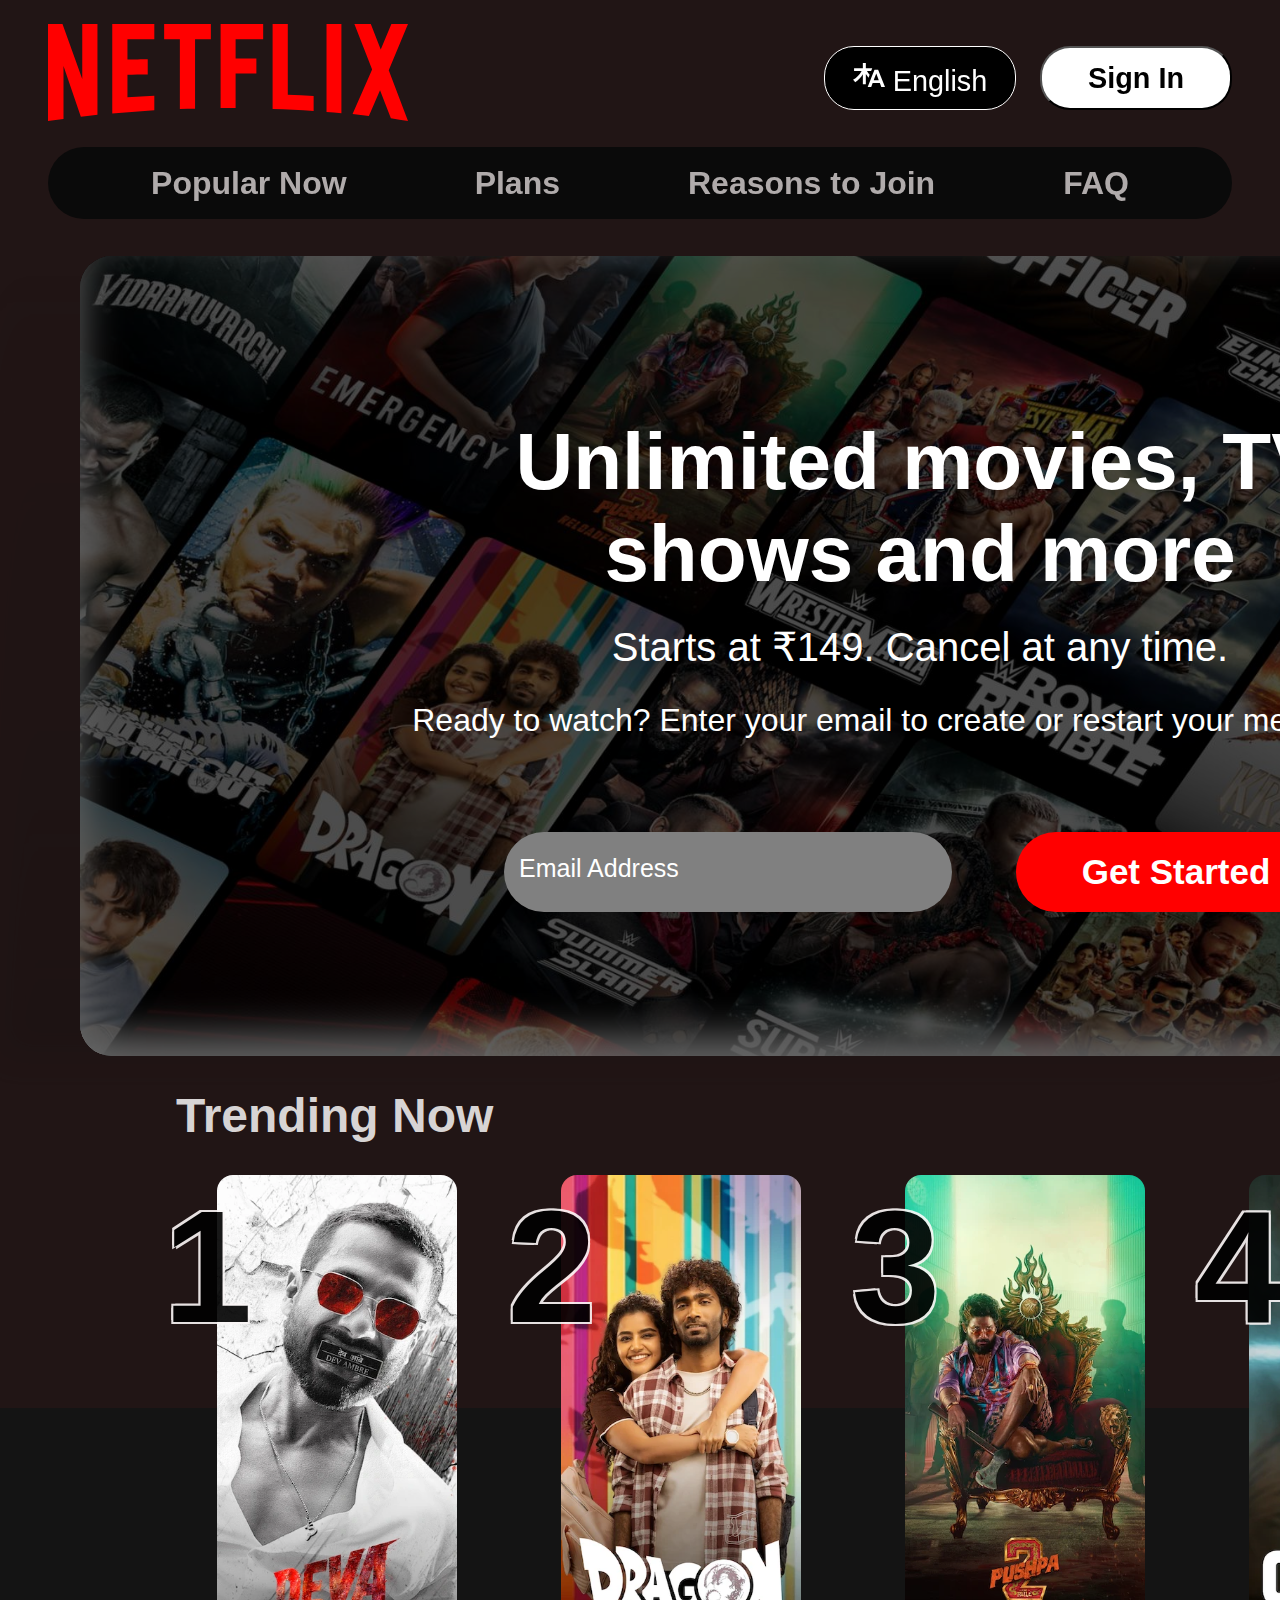
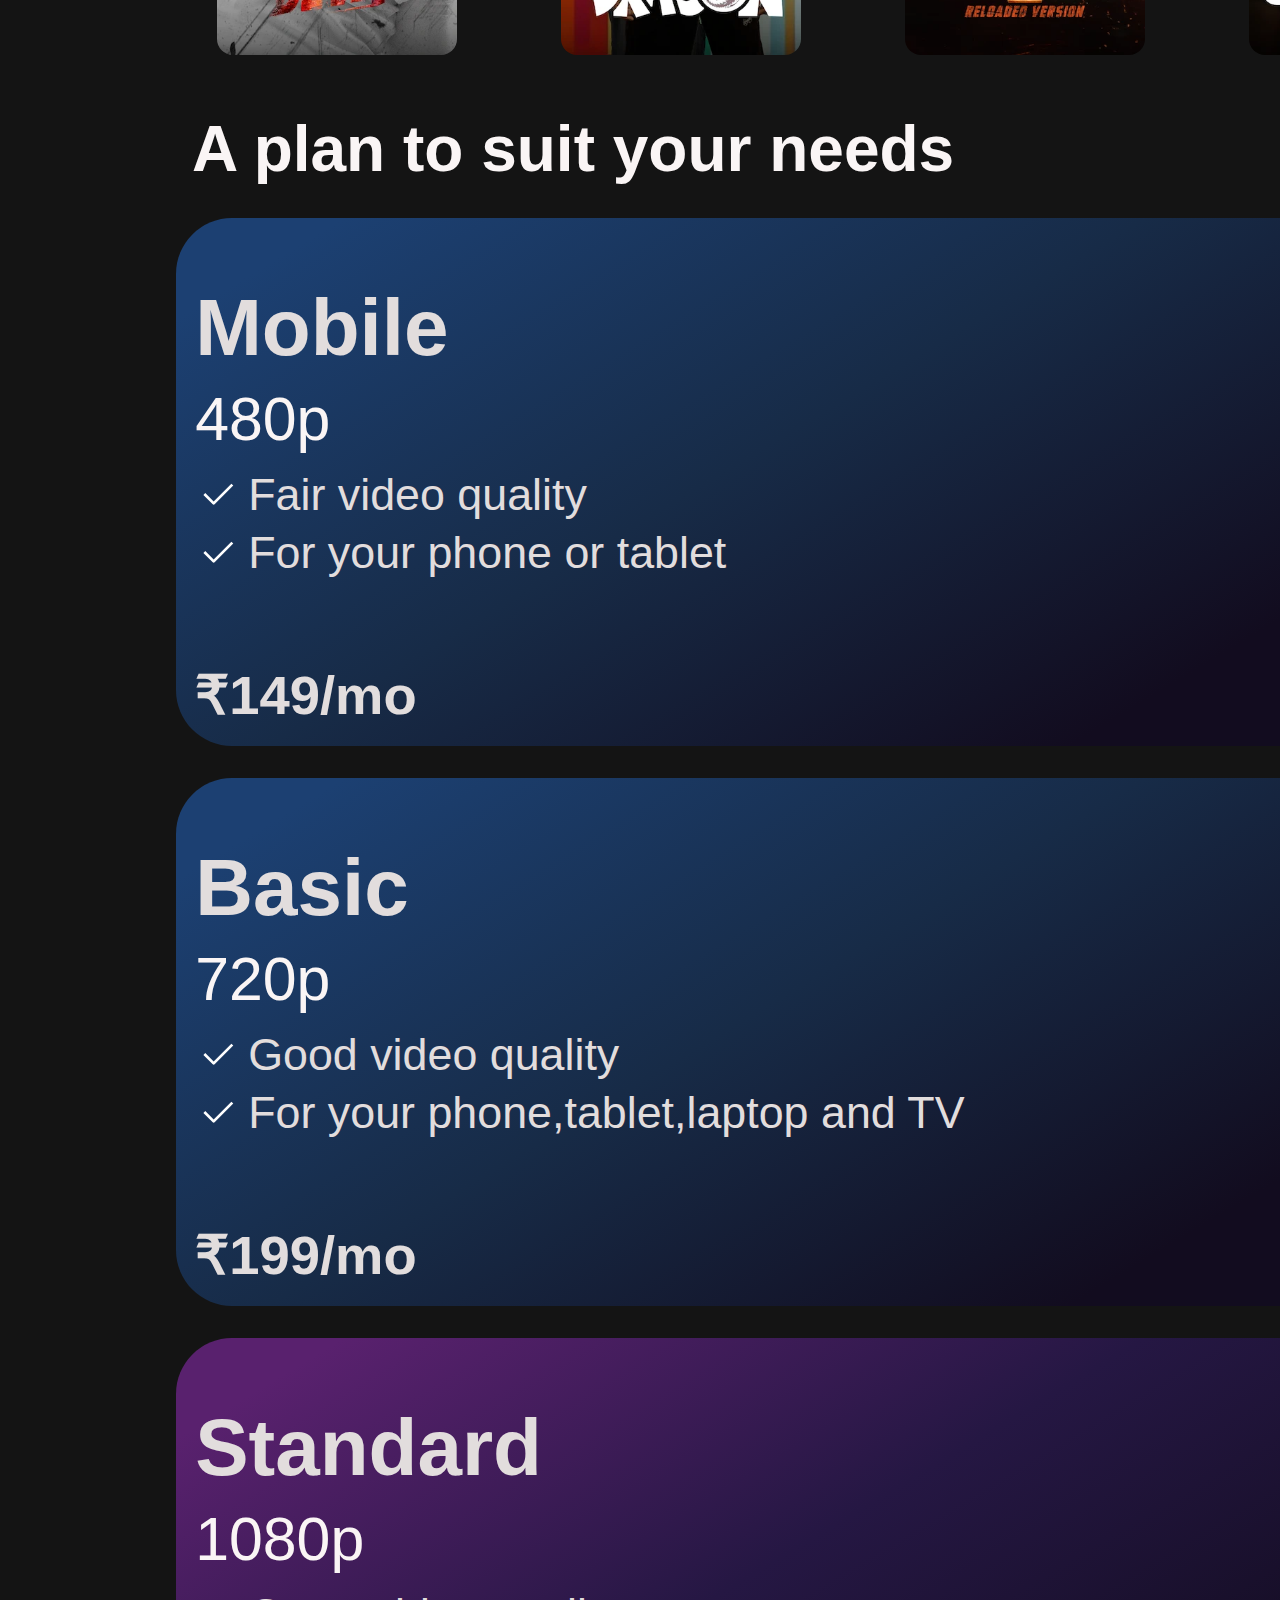
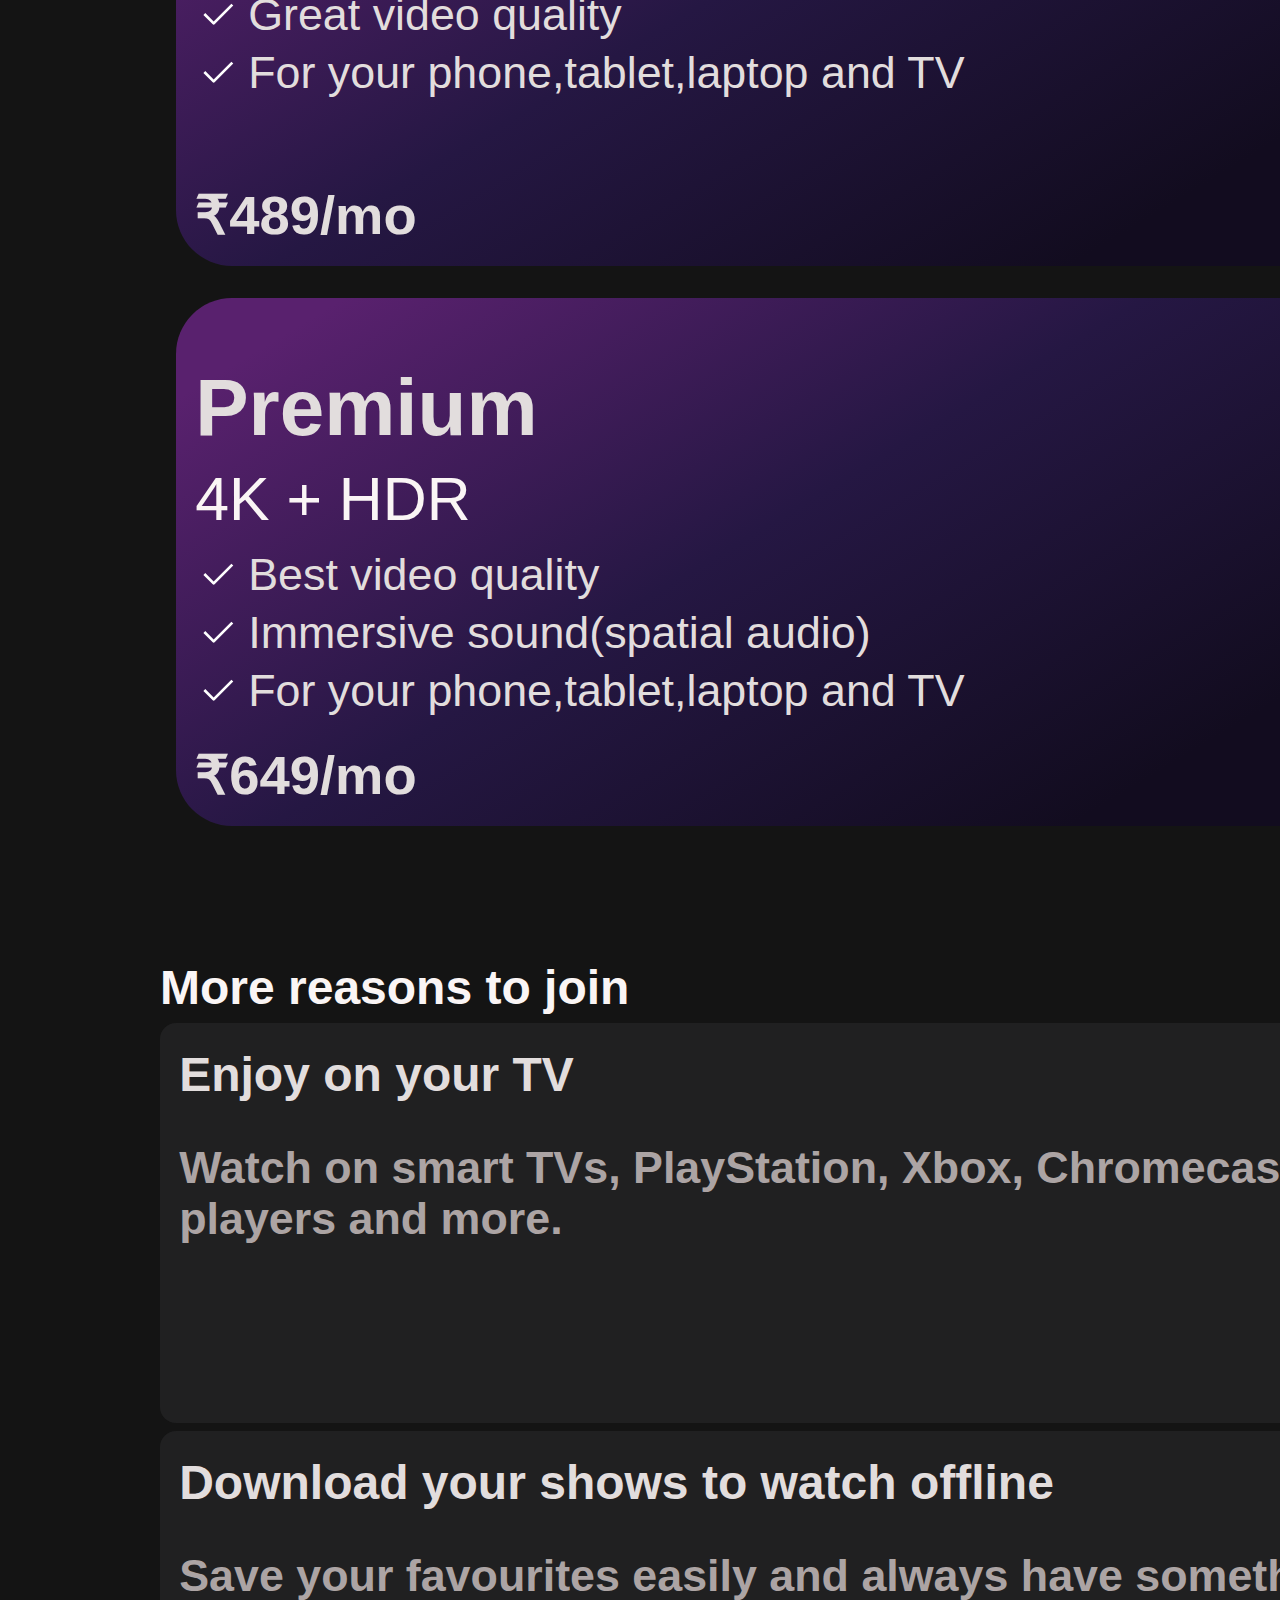
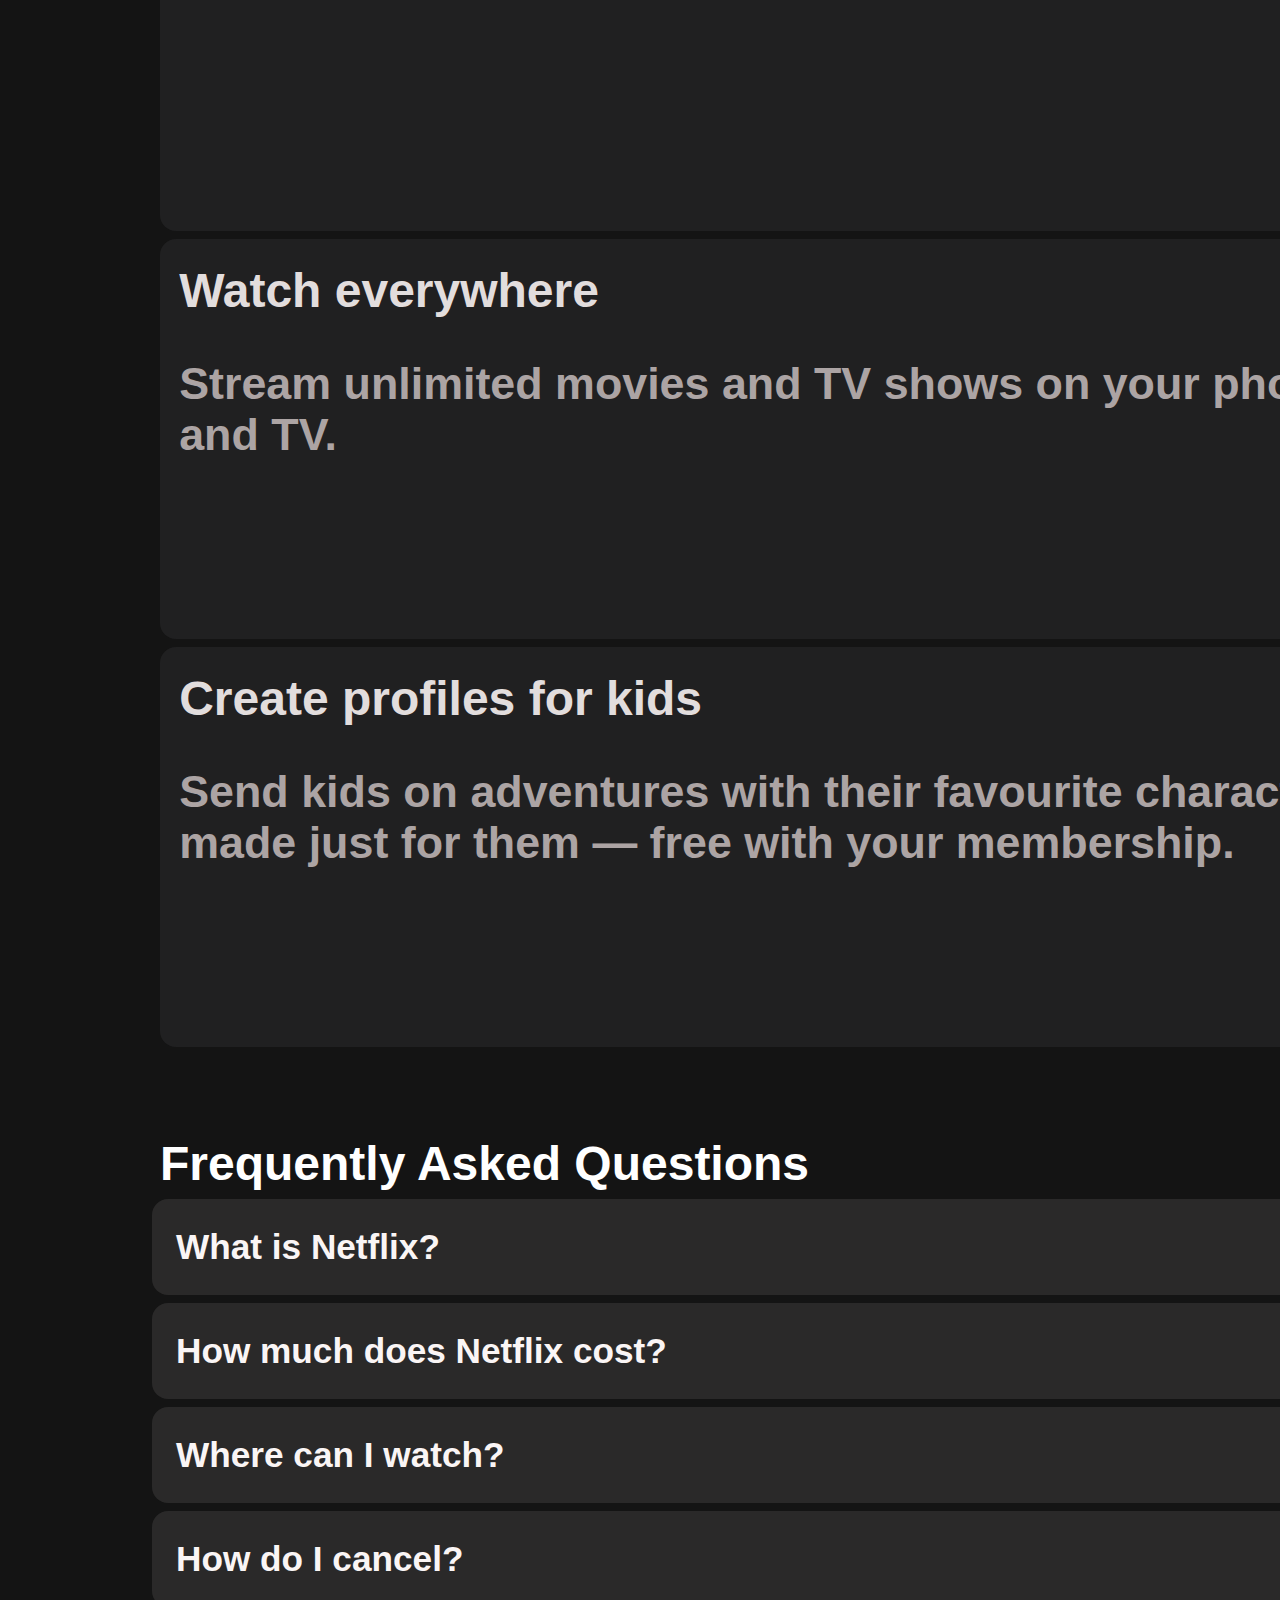
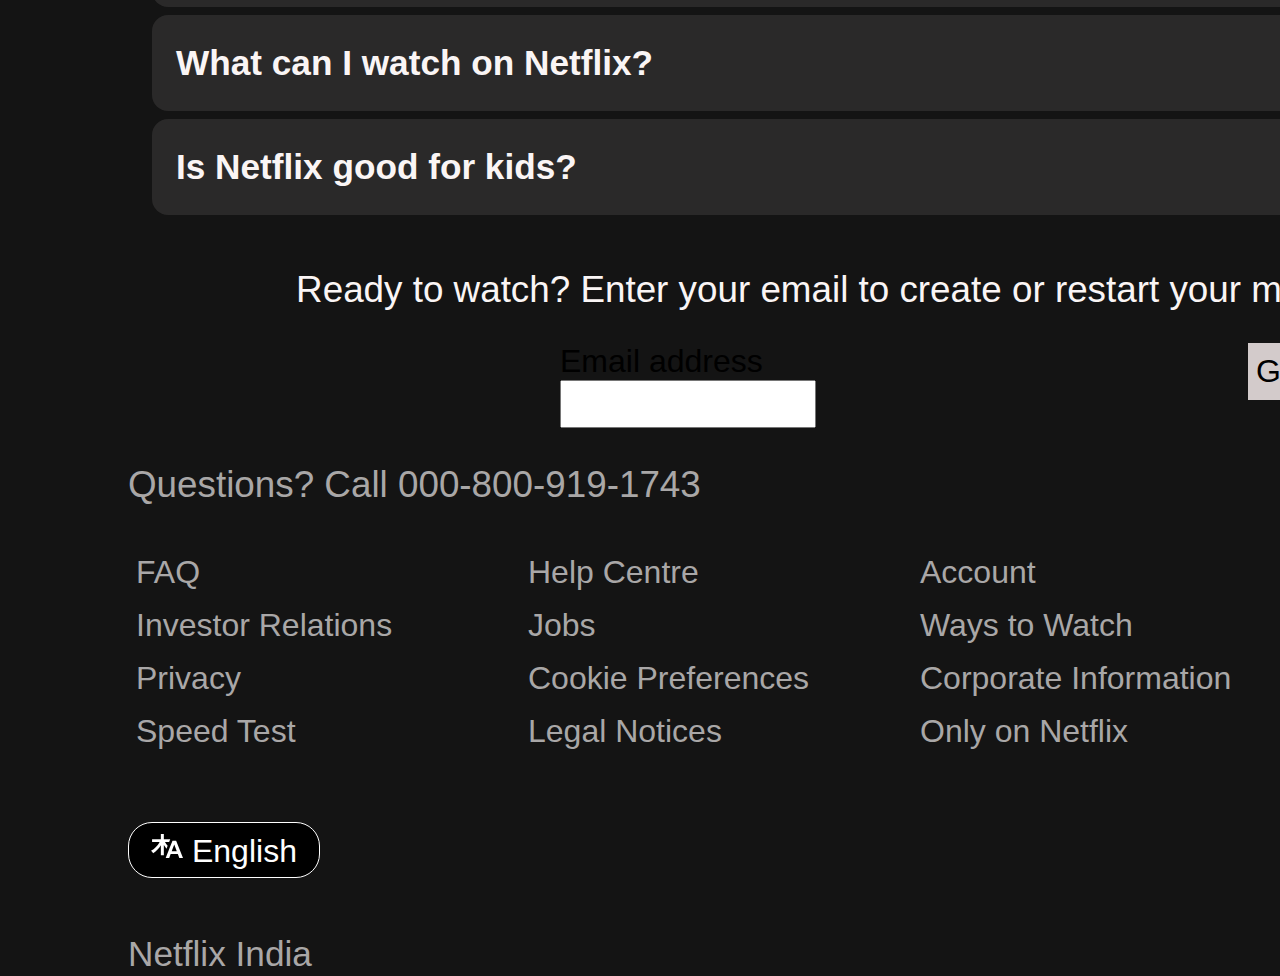
<file: index.html>
<!DOCTYPE html>
<html lang="en">

<head>
  <meta charset="UTF-8">
  <meta name="viewport" content="width=device-width, initial-scale=1.0">
  <title>netflix</title>
  <link rel="stylesheet" href="netflix.css">
  <link rel="stylesheet" media="screen and (min-width:1950px)" href="responsive1.css">
  <link rel="stylesheet" media="screen and (max-width:1400px)" href="responsive2.css">
  <link rel="stylesheet" media="screen and (max-width:470px)" href="responsive3.css">
</head>

<body>
<header>
  <div class="overlays">
    <div class="backgroundimg"></div>
    <div class="pinkoverlay"></div>
    <div class="hardoverlay"></div>
    <div class="loweroverlay"></div>
  </div>


  <div class="backsupport">
    <nav>
      <div class="navbar">

        <div class="logo">
          <div class="logoimg">
            <img class="netfliximg" src="/image/logo.svg" alt="">
          </div>
          <div class="logoitems">
            <button class="lang"><img src="/image/lang.svg" alt=""> English </button>
            <button class="signin">Sign In</button>
          </div>
        </div>
        <div class="usinglist">
          <div class="list">
            <ul>
              <li class="list1">Popular Now</li>
              <li class="list2">Plans</li>
              <li class="list3">Reasons to Join</li>
              <li class="list4">FAQ</li>
            </ul>
          </div>
        </div>
      </div>
    </nav>
    </header>
    <main>
      <div class="containerbannerimg">
        <div class="blackshadow"></div>
        <div class="bannerimg"></div>
        <div class="bannertext">
          <h1>Unlimited movies, TV </h1>
          <h1>shows and more</h1>
          <h3>Starts at ₹149. Cancel at any time.</h3>
          <h4>Ready to watch? Enter your email to create or restart your membership.</h4>
        </div>
        <div class="buttons">
          <input type="email" placeholder="Email Address">
          <button>Get Started</button>
        </div>
      </div>
  </div>
  
  </div>
  <div class="contentcollection">
    <div class="trendingnow">
      <h1>Trending Now</h1>
    </div>
    <div class="imagecollection">
      <div class="images">
        <h1 class="element">1</h1><img src="/image/img1.png" alt="">
      </div>
      <div class="images">
        <h1 class="element">2</h1><img src="/image/image2.png" alt="">
      </div>
      <div class="images">
        <h1 class="element">3</h1><img src="/image/image3.png" alt="">
      </div>
      <div class="images">
        <h1 class="element">4</h1><img src="/image/image4.png" alt="">
      </div>
      <div class="images">
        <h1 class="element">5</h1><img src="/image/image5.png" alt="">
      </div>
      <div class="images">
        <h1 class="element">6</h1><img src="/image/image6.png" alt="">
      </div>
      <div class="images">
        <h1 class="element">7</h1><img src="/image/image7.png" alt="">
      </div>
      <div class="images">
        <h1 class="element">8</h1><img src="/image/image8.png" alt="">
      </div>
      <div class="images">
        <h1 class="element">9</h1><img src="/image/image9.png" alt="">
      </div>
      <div class="images img10">
        <h1 class="element10">10</h1><img src="/image/image10.png" alt="">
      </div>
    </div>
  </div>

  <div class="plans">
    <div class="heading"><p>A plan to suit your needs</p></div>
    <div class="plansboxes">

      <div class=" plandiv mobile">
        <h2>Mobile</h2>
        <p>480p</p>
        <span><img src="/image/tick.svg" alt="">Fair video quality</span>
        <br>
        <span><img src="/image/tick.svg" alt="">For your phone or tablet</span>
        <div class="rate"><h3>₹149/mo</h3></div>
      </div>

      <div class=" plandiv basic">
        <div class="mostpopular">Most Popular</div>
        <h2>Basic</h2>
        <p>720p</p>
        <span><img src="/image/tick.svg" alt="">Good video quality</span>
        <br>
        <span><img src="/image/tick.svg" alt="">For your phone,tablet,laptop and TV</span>
        <div class="rate"><h3>₹199/mo</h3></div>
      </div>

      <div class=" plandiv standard">
        <h2>Standard</h2>
        <p>1080p</p>
        <span><img src="/image/tick.svg" alt="">Great video quality</span>
        <br>
        <span><img src="/image/tick.svg" alt="">For your phone,tablet,laptop and TV</span>
        <div class="rate"><h3>₹489/mo</h3></div>
      </div>

      <div class=" plandiv premium">
        <h2>Premium</h2>
        <p>4K + HDR</p>
        <span><img src="/image/tick.svg" alt="">Best video quality</span>
        <br>
        <span><img src="/image/tick.svg" alt="">Immersive sound(spatial audio)</span>
        <br>
        <span><img src="/image/tick.svg" alt="">For your phone,tablet,laptop and TV</span>
        <div class="rate"><h3>₹649/mo</h3></div>
      </div>
    </div>
  </div>

  <div class="reasons">
    <div class="heading2"><p>More reasons to join</p></div>
    <div class="reasonsboxes">

      <div class=" reasondiv reason1">
        <h2>Enjoy on your TV</h2>
        <p>Watch on smart TVs, PlayStation, Xbox, Chromecast, Apple TV, Blu-ray players and more.</p>
        <div><svg width="50" height="50" viewBox="0 0 72 72" fill="none"><g id="television-core-small"><path id="Vector" fill-rule="evenodd" clip-rule="evenodd" d="M37.2 53.3992C37.2 52.7365 36.6628 52.1992 36 52.1992H34.8C34.1373 52.1992 33.6 52.7365 33.6 53.3992V56.2636C33.6 56.9129 33.0834 57.4433 32.4347 57.4739C30.3013 57.5744 28.1719 57.7834 26.0546 58.1011L19.444 59.0926C18.2692 59.2688 17.4 60.2782 17.4 61.4662V62.0992C17.4 62.4304 17.6686 62.6992 18 62.6992H52.8C53.1314 62.6992 53.4 62.4304 53.4 62.0992V61.4662C53.4 60.2782 52.5309 59.2688 51.3561 59.0926L44.7454 58.1011C42.6282 57.7834 40.4987 57.5744 38.3653 57.4739C37.7167 57.4433 37.2 56.9129 37.2 56.2636V53.3992Z" fill="url(#paint0_radial_5179_1308)"></path><path id="Vector_2" d="M18.6 60.7388C18.6 60.2306 18.9587 59.796 19.4602 59.711C22.0196 59.2775 29.7585 58.0508 35.4 58.0508C41.0415 58.0508 48.7804 59.2775 51.3398 59.711C51.8412 59.796 52.2 60.2306 52.2 60.7388C52.2 60.902 52.0575 61.0268 51.8967 61.0004C50.1219 60.707 40.9704 59.2409 35.4 59.2409C29.8295 59.2409 20.678 60.707 18.9033 61.0004C18.7425 61.0268 18.6 60.902 18.6 60.7388Z" fill="url(#paint1_radial_5179_1308)"></path><path id="Vector_3" d="M63 12H8.99995C8.00584 12 7.19995 12.8059 7.19995 13.8V51.6C7.19995 52.5941 8.00584 53.4 8.99995 53.4H63C63.9941 53.4 64.8 52.5941 64.8 51.6V13.8C64.8 12.8059 63.9941 12 63 12Z" fill="url(#paint2_linear_5179_1308)"></path><path id="Vector_4" d="M63 12H8.99995C8.00584 12 7.19995 12.8059 7.19995 13.8V51.6C7.19995 52.5941 8.00584 53.4 8.99995 53.4H63C63.9941 53.4 64.8 52.5941 64.8 51.6V13.8C64.8 12.8059 63.9941 12 63 12Z" fill="url(#paint3_radial_5179_1308)"></path><path id="Vector_5" fill-rule="evenodd" clip-rule="evenodd" d="M8.99995 12.6H63C63.663 12.6 64.2 13.1372 64.2 13.8V50.4H7.79995V13.8C7.79995 13.1372 8.33719 12.6 8.99995 12.6ZM7.19995 50.4V13.8C7.19995 12.8059 8.00581 12 8.99995 12H63C63.9942 12 64.8 12.8059 64.8 13.8V50.4V51.6C64.8 52.5941 63.9942 53.4 63 53.4H8.99995C8.00581 53.4 7.19995 52.5941 7.19995 51.6V50.4Z" fill="url(#paint4_radial_5179_1308)"></path><path id="Vector_6" d="M35.4 52.8C36.3941 52.8 37.2 52.3971 37.2 51.9C37.2 51.4029 36.3941 51 35.4 51C34.4059 51 33.6 51.4029 33.6 51.9C33.6 52.3971 34.4059 52.8 35.4 52.8Z" fill="url(#paint5_radial_5179_1308)"></path></g><defs><radialGradient id="paint0_radial_5179_1308" cx="0" cy="0" r="1" gradientUnits="userSpaceOnUse" gradientTransform="translate(50.3269 49.3723) rotate(118.526) scale(55.1579 46.2871)"><stop stop-color="#802600"></stop><stop offset="0.333333" stop-color="#6F181D"></stop><stop offset="0.666667" stop-color="#5B1333"></stop><stop offset="1" stop-color="#391945"></stop></radialGradient><radialGradient id="paint1_radial_5179_1308" cx="0" cy="0" r="1" gradientUnits="userSpaceOnUse" gradientTransform="translate(48.1077 53.6128) rotate(158.116) scale(32.7275 42.219)"><stop stop-color="#99421D"></stop><stop offset="0.333333" stop-color="#99161D"></stop><stop offset="0.666667" stop-color="#7D1845"></stop><stop offset="1" stop-color="#59216E"></stop></radialGradient><linearGradient id="paint2_linear_5179_1308" x1="10.4727" y1="14.9572" x2="56.1755" y2="51.4814" gradientUnits="userSpaceOnUse"><stop stop-color="#99161D"></stop><stop offset="0.245283" stop-color="#CA005B"></stop><stop offset="0.346698" stop-color="#FF479A"></stop><stop offset="0.46934" stop-color="#CC3CFF"></stop><stop offset="0.735849" stop-color="#BC1A22"></stop><stop offset="1" stop-color="#C94FF5"></stop></linearGradient><radialGradient id="paint3_radial_5179_1308" cx="0" cy="0" r="1" gradientUnits="userSpaceOnUse" gradientTransform="translate(38.6181 23.8286) rotate(90) scale(25.9571 25.8545)"><stop stop-color="#1C0E20" stop-opacity="0"></stop><stop offset="1" stop-color="#1C0E20"></stop></radialGradient><radialGradient id="paint4_radial_5179_1308" cx="0" cy="0" r="1" gradientUnits="userSpaceOnUse" gradientTransform="translate(54 20.1938) rotate(144.293) scale(47.2897 44.8232)"><stop stop-color="#EF7744"></stop><stop offset="0.333333" stop-color="#E50914"></stop><stop offset="0.666667" stop-color="#A70D53"></stop><stop offset="1" stop-color="#792A95"></stop></radialGradient><radialGradient id="paint5_radial_5179_1308" cx="0" cy="0" r="1" gradientUnits="userSpaceOnUse" gradientTransform="translate(36.525 51.3562) rotate(135) scale(4.58735)"><stop stop-color="#FFDCCC"></stop><stop offset="0.333333" stop-color="#FFBDC0"></stop><stop offset="0.666667" stop-color="#F89DC6"></stop><stop offset="1" stop-color="#E4A1FA"></stop></radialGradient></defs></svg></div>
      </div>

      <div class=" reasondiv reason2">
        <h2>Download your shows to watch offline</h2>
        <p>Save your favourites easily and always have something to watch.</p>
        <div><svg width="50" height="50" viewBox="0 0 72 72" fill="none"><g id="download-core-small"><path id="Vector" d="M36 70.2008C54.8882 70.2008 70.2001 54.8889 70.2001 36.0008C70.2001 17.1126 54.8882 1.80078 36 1.80078C17.1119 1.80078 1.80005 17.1126 1.80005 36.0008C1.80005 54.8889 17.1119 70.2008 36 70.2008Z" fill="url(#paint0_radial_5179_7940)"></path><path id="Vector_2" opacity="0.4" d="M64.7658 36.195C65.5206 51.5916 53.7908 63.5824 38.5668 62.977C23.3428 62.3722 10.3893 49.4 9.63446 34.0034C8.87954 18.6068 20.6091 6.61594 35.8331 7.22116C51.0571 7.82638 64.0104 20.7984 64.7658 36.195Z" fill="url(#paint1_radial_5179_7940)"></path><path id="Vector_3" d="M62.3657 37.9958C63.1205 53.3924 51.3908 65.3832 36.1668 64.7778C20.9428 64.173 7.9893 51.2008 7.23444 35.8041C6.47952 20.4075 18.2091 8.41672 33.4331 9.02194C48.6571 9.62716 61.6103 22.5992 62.3657 37.9958Z" fill="url(#paint2_radial_5179_7940)"></path><path id="Vector_4" opacity="0.5" d="M64.7658 36.195C65.5206 51.5916 53.7908 63.5824 38.5668 62.977C23.3428 62.3722 10.3893 49.4 9.63446 34.0034C8.87954 18.6068 20.6091 6.61594 35.8331 7.22116C51.0571 7.82638 64.0104 20.7984 64.7658 36.195Z" fill="url(#paint3_radial_5179_7940)"></path><path id="Vector_5" opacity="0.6" d="M36.9 60.6C48.6636 60.6 58.2 51.0637 58.2 39.3C58.2 27.5363 48.6636 18 36.9 18C25.1363 18 15.6 27.5363 15.6 39.3C15.6 51.0637 25.1363 60.6 36.9 60.6Z" fill="url(#paint4_radial_5179_7940)"></path><path id="Vector_6" fill-rule="evenodd" clip-rule="evenodd" d="M39.0849 42.2727L46.3387 35.76L48.8945 38.5142L38.9118 47.477L37.8466 48.4333L36.6071 47.477L24.9899 38.5142L27.0434 35.76L35.4849 42.2727L33.6 21.6016H37.2L39.0849 42.2727Z" fill="url(#paint5_radial_5179_7940)"></path><path id="Vector_7" opacity="0.4" fill-rule="evenodd" clip-rule="evenodd" d="M61.6566 34.9618C61.7832 35.3893 62.391 35.3233 62.3694 34.878C61.6962 21.1369 50.1509 9.55975 36.5817 9.01957C34.4606 8.93515 32.4155 9.12541 30.4772 9.55909C30.0745 9.64915 30.1575 10.2082 30.5697 10.2246C45.0094 10.7979 57.6246 21.2971 61.6566 34.9618Z" fill="url(#paint6_radial_5179_7940)"></path></g><defs><radialGradient id="paint0_radial_5179_7940" cx="0" cy="0" r="1" gradientUnits="userSpaceOnUse" gradientTransform="translate(36.0001 36.1837) rotate(-90) scale(34.3829)"><stop offset="0.782019" stop-color="#982DBE"></stop><stop offset="0.906819" stop-color="#B038DC" stop-opacity="0.2"></stop><stop offset="1" stop-color="#E4A1FA" stop-opacity="0"></stop></radialGradient><radialGradient id="paint1_radial_5179_7940" cx="0" cy="0" r="1" gradientUnits="userSpaceOnUse" gradientTransform="translate(52.9937 20.0992) rotate(135) scale(49.9836)"><stop stop-color="#FFDCCC"></stop><stop offset="0.333333" stop-color="#FFBDC0"></stop><stop offset="0.666667" stop-color="#F89DC6"></stop><stop offset="1" stop-color="#E4A1FA"></stop></radialGradient><radialGradient id="paint2_radial_5179_7940" cx="0" cy="0" r="1" gradientUnits="userSpaceOnUse" gradientTransform="translate(52.7999 19.6937) rotate(135) scale(53.1037)"><stop stop-color="#FFA984"></stop><stop offset="0.333333" stop-color="#FF787F"></stop><stop offset="0.666667" stop-color="#F45FA2"></stop><stop offset="1" stop-color="#C44AF1"></stop></radialGradient><radialGradient id="paint3_radial_5179_7940" cx="0" cy="0" r="1" gradientUnits="userSpaceOnUse" gradientTransform="translate(52.9937 20.0992) rotate(135) scale(49.9836)"><stop stop-color="#FFDCCC"></stop><stop offset="0.333333" stop-color="#FFBDC0"></stop><stop offset="0.666667" stop-color="#F89DC6"></stop><stop offset="1" stop-color="#E4A1FA"></stop></radialGradient><radialGradient id="paint4_radial_5179_7940" cx="0" cy="0" r="1" gradientUnits="userSpaceOnUse" gradientTransform="translate(36.9 39.3) scale(21.3)"><stop stop-color="white"></stop><stop offset="1" stop-color="white" stop-opacity="0"></stop></radialGradient><radialGradient id="paint5_radial_5179_7940" cx="0" cy="0" r="1" gradientUnits="userSpaceOnUse" gradientTransform="translate(31.2 32.1016) rotate(39.5226) scale(15.5567)"><stop stop-color="#EF7744"></stop><stop offset="0.2406" stop-color="#E50914"></stop><stop offset="1" stop-color="#792A95"></stop></radialGradient><radialGradient id="paint6_radial_5179_7940" cx="0" cy="0" r="1" gradientUnits="userSpaceOnUse" gradientTransform="translate(50.7 21.3) rotate(-180) scale(30)"><stop stop-color="white"></stop><stop offset="1" stop-color="white" stop-opacity="0"></stop></radialGradient></defs></svg></div>
      </div>

     <div class=" reasondiv reason3">
        <h2>Watch everywhere</h2>
        <p>Stream unlimited movies and TV shows on your phone, tablet, laptop and TV.</p>
        <div><svg width="50" height="50" viewBox="0 0 72 72" fill="none"><g id="telescope-core-small"><path id="Vector" d="M24.0492 36.6016L33.6 46.3898L17.8029 56.8633C17.8029 56.8633 15.8891 57.6983 13.625 55.2638C11.361 52.8293 12.1235 51.238 12.1235 51.238L24.0492 36.6016Z" fill="url(#paint0_radial_5179_1664)"></path><path id="Vector_2" d="M25.0344 34.1992L36 46.151L25.0616 53.8043C25.0616 53.8043 21.8289 55.0984 18.0987 51.0172C14.3686 46.9358 15.9198 44.5105 15.9198 44.5105L25.0344 34.1992Z" fill="url(#paint1_radial_5179_1664)"></path><path id="Vector_3" d="M39 13.0195L59.1 33.6788L32.5325 50.4142C32.5325 50.4142 28.7459 50.2552 24.3978 45.4897C20.0498 40.7243 21.4096 35.8101 21.4096 35.8101L39 13.0195Z" fill="url(#paint2_radial_5179_1664)"></path><path id="Vector_4" d="M57.6709 15.3516C63.1044 21.2807 63.9858 29.2883 59.6386 33.2371C55.2916 37.186 47.3628 35.5806 41.9292 29.6515C36.4954 23.7224 35.6145 15.7148 39.9615 11.766C44.3084 7.81716 52.2372 9.42252 57.6709 15.3516Z" fill="url(#paint3_radial_5179_1664)"></path><path id="Vector_5" d="M58.3787 31.255C54.8121 34.5032 48.2143 33.0817 43.6421 28.0798C39.07 23.078 38.2547 16.39 41.8213 13.1419C45.3879 9.89364 51.9857 11.3152 56.5579 16.3171C61.1298 21.3189 61.9452 28.0069 58.3787 31.255Z" fill="url(#paint4_radial_5179_1664)"></path><path id="Vector_6" opacity="0.85" d="M59.6783 28.823C60.576 24.1785 59.6544 20.5934 56.1603 16.6199C52.6662 12.6464 47.3508 10.8657 43.7796 12.7598C39.371 15.098 48.3734 13.5961 53.4577 19.5815C57.8259 24.724 58.8516 33.1009 59.6783 28.823Z" fill="url(#paint5_radial_5179_1664)"></path><path id="Vector_7" opacity="0.4" d="M50.3979 25.2452C50.4549 26.7239 49.2932 27.7677 47.8032 27.5766C46.3131 27.3856 45.059 26.032 45.002 24.5532C44.945 23.0745 46.1067 22.0307 47.5968 22.2218C49.0868 22.4128 50.341 23.7664 50.3979 25.2452Z" fill="url(#paint6_radial_5179_1664)"></path><path id="Vector_8" opacity="0.6" d="M36.9217 21.0039L26.4258 34.3627C26.3297 36.4604 28.2903 39.5534 30.0334 40.8344L41.2345 29.9105C39.6 28.2005 36.9591 24.1025 36.9217 21.0039Z" fill="url(#paint7_radial_5179_1664)"></path><path id="Vector_9" fill-rule="evenodd" clip-rule="evenodd" d="M20.0576 9.60156L21.479 11.7187L24 11.0654L22.3575 13.0272L23.7789 15.1444L21.3424 14.2397L19.7 16.2016L19.8365 13.6806L17.4 12.7759L19.9209 12.1225L20.0576 9.60156ZM58.776 52.8016L58.9623 56.4685L62.4 57.4188L59.0774 58.7347L59.2637 62.4016L57.0239 59.548L53.7014 60.8638L55.6397 57.7843L53.4 54.9307L56.8377 55.8811L58.776 52.8016ZM15.206 24.2101L15.8768 21.0016L13.4793 23.1964L10.6853 21.5563L11.9975 24.553L9.59998 26.7478L12.8085 26.405L14.1207 29.4016L14.7915 26.1931L18 25.8502L15.206 24.2101Z" fill="url(#paint8_linear_5179_1664)"></path></g><defs><radialGradient id="paint0_radial_5179_1664" cx="0" cy="0" r="1" gradientUnits="userSpaceOnUse" gradientTransform="translate(36.6875 32.7016) rotate(135) scale(34.9134)"><stop stop-color="#99421D"></stop><stop offset="0.333333" stop-color="#99161D"></stop><stop offset="0.666667" stop-color="#7D1845"></stop><stop offset="1" stop-color="#59216E"></stop></radialGradient><radialGradient id="paint1_radial_5179_1664" cx="0" cy="0" r="1" gradientUnits="userSpaceOnUse" gradientTransform="translate(42.5937 27.2992) rotate(135) scale(44.5477 44.5279)"><stop stop-color="#EF7744"></stop><stop offset="0.333333" stop-color="#E50914"></stop><stop offset="0.666667" stop-color="#A70D53"></stop><stop offset="1" stop-color="#792A95"></stop></radialGradient><radialGradient id="paint2_radial_5179_1664" cx="0" cy="0" r="1" gradientUnits="userSpaceOnUse" gradientTransform="translate(42.3 29.106) rotate(135) scale(31.8127)"><stop stop-color="#FB540D"></stop><stop offset="0.333333" stop-color="#E50914"></stop><stop offset="0.666667" stop-color="#A70D53"></stop><stop offset="1" stop-color="#792A95"></stop></radialGradient><radialGradient id="paint3_radial_5179_1664" cx="0" cy="0" r="1" gradientUnits="userSpaceOnUse" gradientTransform="translate(57.675 14.7078) rotate(134.326) scale(24.0433 24.0367)"><stop stop-color="#FFDCCC"></stop><stop offset="0.333333" stop-color="#FFBDC0"></stop><stop offset="0.666667" stop-color="#F89DC6"></stop><stop offset="1" stop-color="#E4A1FA"></stop></radialGradient><radialGradient id="paint4_radial_5179_1664" cx="0" cy="0" r="1" gradientUnits="userSpaceOnUse" gradientTransform="translate(52.1305 21.273) rotate(141.875) scale(9.87138 12.8159)"><stop offset="0.307292" stop-color="#F89DC6"></stop><stop offset="0.645392" stop-color="#E75094"></stop><stop offset="1" stop-color="#59216E"></stop></radialGradient><radialGradient id="paint5_radial_5179_1664" cx="0" cy="0" r="1" gradientUnits="userSpaceOnUse" gradientTransform="translate(55.8 15.6) rotate(135) scale(13.1522)"><stop stop-color="white"></stop><stop offset="1" stop-color="white" stop-opacity="0"></stop></radialGradient><radialGradient id="paint6_radial_5179_1664" cx="0" cy="0" r="1" gradientUnits="userSpaceOnUse" gradientTransform="translate(49.2362 22.9648) rotate(131.079) scale(5.08644 6.006)"><stop stop-color="white"></stop><stop offset="1" stop-color="white" stop-opacity="0"></stop></radialGradient><radialGradient id="paint7_radial_5179_1664" cx="0" cy="0" r="1" gradientUnits="userSpaceOnUse" gradientTransform="translate(36.8758 29.1353) rotate(137.622) scale(13.5764)"><stop stop-color="#FFA984"></stop><stop offset="1" stop-color="#F7636B" stop-opacity="0"></stop></radialGradient><linearGradient id="paint8_linear_5179_1664" x1="44.65" y1="27.9016" x2="24.25" y2="48.3016" gradientUnits="userSpaceOnUse"><stop stop-color="#EF7744"></stop><stop offset="0.333333" stop-color="#E50914"></stop><stop offset="0.666667" stop-color="#A70D53"></stop><stop offset="1" stop-color="#792A95"></stop></linearGradient></defs></svg></div>
      </div>

      <div class=" reasondiv reason4">
        <h2>Create profiles for kids</h2>
        <p>Send kids on adventures with their favourite characters in a space made just for them — free with your membership.</p>
        <div><svg width="50" height="50" viewBox="0 0 72 72" fill="none"><g id="profiles-core-small"><path id="Vector" d="M10.8 15.6008C10.8 12.9499 12.949 10.8008 15.5999 10.8008H40.8C43.4509 10.8008 45.6 12.9498 45.6 15.6008V40.8007C45.6 43.4516 43.4509 45.6007 40.8 45.6007H15.6C12.949 45.6007 10.8 43.4517 10.8 40.8007V15.6008Z" fill="url(#paint0_radial_5179_7919)"></path><path id="Vector_2" d="M9.59998 14.4016C9.59998 11.7506 11.749 9.60162 14.4 9.60156H39.6C42.251 9.60156 44.4 11.7506 44.4 14.4016V39.6015C44.4 42.2525 42.251 44.4015 39.6 44.4015H14.4C11.749 44.4016 9.59998 42.2525 9.59998 39.6015V14.4016Z" fill="url(#paint1_radial_5179_7919)"></path><path id="Vector_3" d="M18.6 21.9008C18.6 23.0606 17.6598 24.0008 16.5 24.0008C15.3402 24.0008 14.4 23.0606 14.4 21.9008C14.4 20.741 15.3402 19.8008 16.5 19.8008C17.6598 19.8008 18.6 20.741 18.6 21.9008Z" fill="url(#paint2_radial_5179_7919)"></path><path id="Vector_4" d="M39.6 21.9008C39.6 23.0606 38.6598 24.0008 37.5 24.0008C36.3402 24.0008 35.4 23.0606 35.4 21.9008C35.4 20.741 36.3402 19.8008 37.5 19.8008C38.6598 19.8008 39.6 20.741 39.6 21.9008Z" fill="url(#paint3_radial_5179_7919)"></path><path id="Vector_5" d="M23.6713 29.4501C23.2437 29.1967 22.6917 29.3379 22.4383 29.7655C22.1848 30.1932 22.3261 30.7452 22.7537 30.9986C23.8254 31.6337 26.769 32.7744 30.6375 32.7744C34.506 32.7744 37.4497 31.6337 38.5213 30.9986C38.949 30.7452 39.0902 30.1932 38.8368 29.7655C38.5834 29.3379 38.0313 29.1967 37.6037 29.4501C36.8191 29.9151 34.194 30.9744 30.6375 30.9744C27.081 30.9744 24.456 29.9151 23.6713 29.4501Z" fill="url(#paint4_radial_5179_7919)"></path><path id="Vector_6" opacity="0.35" d="M19.2 44.4016H28.2L32.4 27.6016C30.2787 28.1801 28.4542 29.5387 27.2921 31.4053L19.2 44.4016Z" fill="url(#paint5_radial_5179_7919)"></path><path id="Vector_7" d="M27.6 32.4016C27.6 29.7506 29.749 27.6016 32.4 27.6016L57.6 27.6016C60.2508 27.6016 62.4 29.7506 62.4 32.4016V57.6015C62.4 60.2524 60.2508 62.4016 57.6 62.4016H32.4C29.749 62.4016 27.6 60.2524 27.6 57.6016V32.4016Z" fill="url(#paint6_radial_5179_7919)"></path><path id="Vector_8" d="M36.6 39.9008C36.6 41.0606 35.6598 42.0008 34.5 42.0008C33.3402 42.0008 32.4 41.0606 32.4 39.9008C32.4 38.741 33.3402 37.8008 34.5 37.8008C35.6598 37.8008 36.6 38.741 36.6 39.9008Z" fill="url(#paint7_radial_5179_7919)"></path><path id="Vector_9" d="M57.6 39.9008C57.6 41.0606 56.6598 42.0008 55.5 42.0008C54.3402 42.0008 53.4 41.0606 53.4 39.9008C53.4 38.741 54.3402 37.8008 55.5 37.8008C56.6598 37.8008 57.6 38.741 57.6 39.9008Z" fill="url(#paint8_radial_5179_7919)"></path><path id="Vector_10" d="M41.8213 47.6025C41.3937 47.349 40.8416 47.4903 40.5882 47.9179C40.3348 48.3455 40.476 48.8976 40.9037 49.1509C41.9753 49.786 44.919 50.9267 48.7875 50.9267C52.656 50.9267 55.5996 49.786 56.6713 49.1509C57.0989 48.8976 57.2402 48.3455 56.9867 47.9179C56.7333 47.4903 56.1813 47.349 55.7537 47.6025C54.969 48.0674 52.344 49.1267 48.7875 49.1267C45.231 49.1267 42.6059 48.0674 41.8213 47.6025Z" fill="url(#paint9_radial_5179_7919)"></path></g><defs><radialGradient id="paint0_radial_5179_7919" cx="0" cy="0" r="1" gradientUnits="userSpaceOnUse" gradientTransform="translate(39.075 17.6882) rotate(135) scale(32.8097)"><stop stop-color="#99421D"></stop><stop offset="0.333333" stop-color="#99161D"></stop><stop offset="0.666667" stop-color="#7D1845"></stop><stop offset="1" stop-color="#59216E"></stop></radialGradient><radialGradient id="paint1_radial_5179_7919" cx="0" cy="0" r="1" gradientUnits="userSpaceOnUse" gradientTransform="translate(62.4 8.70157) rotate(133.87) scale(75.3216)"><stop stop-color="#FFDCCC"></stop><stop offset="0.333333" stop-color="#FFBDC0"></stop><stop offset="0.666667" stop-color="#F89DC6"></stop><stop offset="1" stop-color="#E4A1FA"></stop></radialGradient><radialGradient id="paint2_radial_5179_7919" cx="0" cy="0" r="1" gradientUnits="userSpaceOnUse" gradientTransform="translate(60.3 11.1008) rotate(133.939) scale(68.7426 55.9547)"><stop stop-color="#99421D"></stop><stop offset="0.333333" stop-color="#99161D"></stop><stop offset="0.666667" stop-color="#7D1845"></stop><stop offset="1" stop-color="#59216E"></stop></radialGradient><radialGradient id="paint3_radial_5179_7919" cx="0" cy="0" r="1" gradientUnits="userSpaceOnUse" gradientTransform="translate(60.3 11.1008) rotate(133.939) scale(68.7426 55.9547)"><stop stop-color="#99421D"></stop><stop offset="0.333333" stop-color="#99161D"></stop><stop offset="0.666667" stop-color="#7D1845"></stop><stop offset="1" stop-color="#59216E"></stop></radialGradient><radialGradient id="paint4_radial_5179_7919" cx="0" cy="0" r="1" gradientUnits="userSpaceOnUse" gradientTransform="translate(60.3 11.0994) rotate(133.939) scale(68.7426 55.9548)"><stop stop-color="#99421D"></stop><stop offset="0.333333" stop-color="#99161D"></stop><stop offset="0.666667" stop-color="#7D1845"></stop><stop offset="1" stop-color="#59216E"></stop></radialGradient><radialGradient id="paint5_radial_5179_7919" cx="0" cy="0" r="1" gradientUnits="userSpaceOnUse" gradientTransform="translate(39.6 27.9016) rotate(135) scale(23.3345)"><stop stop-color="#FFA984"></stop><stop offset="0.333333" stop-color="#FF787F"></stop><stop offset="0.666667" stop-color="#F45FA2"></stop><stop offset="1" stop-color="#C44AF1"></stop></radialGradient><radialGradient id="paint6_radial_5179_7919" cx="0" cy="0" r="1" gradientUnits="userSpaceOnUse" gradientTransform="translate(61.8 29.7016) rotate(135) scale(43.2749)"><stop stop-color="#EF7744"></stop><stop offset="0.333333" stop-color="#E50914"></stop><stop offset="0.666667" stop-color="#A70D53"></stop><stop offset="1" stop-color="#792A95"></stop></radialGradient><radialGradient id="paint7_radial_5179_7919" cx="0" cy="0" r="1" gradientUnits="userSpaceOnUse" gradientTransform="translate(62.1 11.1008) rotate(137.146) scale(73.6614 60.3576)"><stop stop-color="#FFDCCC"></stop><stop offset="0.333333" stop-color="#FDF6F6"></stop><stop offset="0.666667" stop-color="#FADCE9"></stop><stop offset="1" stop-color="#E4A1FA"></stop></radialGradient><radialGradient id="paint8_radial_5179_7919" cx="0" cy="0" r="1" gradientUnits="userSpaceOnUse" gradientTransform="translate(62.1 11.1008) rotate(137.146) scale(73.6614 60.3576)"><stop stop-color="#FFDCCC"></stop><stop offset="0.333333" stop-color="#FDF6F6"></stop><stop offset="0.666667" stop-color="#FADCE9"></stop><stop offset="1" stop-color="#E4A1FA"></stop></radialGradient><radialGradient id="paint9_radial_5179_7919" cx="0" cy="0" r="1" gradientUnits="userSpaceOnUse" gradientTransform="translate(62.1 11.1017) rotate(137.146) scale(73.6614 60.3576)"><stop stop-color="#FFDCCC"></stop><stop offset="0.333333" stop-color="#FDF6F6"></stop><stop offset="0.666667" stop-color="#FADCE9"></stop><stop offset="1" stop-color="#E4A1FA"></stop></radialGradient></defs></svg></div>
      </div>
    </div>
  </div>

  <div class="qna">
    <div class="faq">
       <h1>Frequently Asked Questions</h1>
    </div>

    <div class="questions">
      <div class="qdiv question1">
        <div class="qdivs"><p>What is Netflix?</p></div>
         <div class="plus"><img src="/image/plus.svg" alt=""></div></div>
      <div class="qdiv question2"><div class="qdivs"><p>How much does Netflix cost?</p></div><div class="plus"><img src="/image/plus.svg" alt=""></div></div>
      <div class="qdiv question3"><div class="qdivs"><p>Where can I watch?</p></div><div class="plus"><img src="/image/plus.svg" alt=""></div></div>
      <div class="qdiv question4"><div class="qdivs"><p>How do I cancel?</p></div><div class="plus"><img src="/image/plus.svg" alt=""></div></div>
      <div class="qdiv question5"><div class="qdivs"><p>What can I watch on Netflix?</p></div><div class="plus"><img src="/image/plus.svg" alt=""></div></div>
      <div class="qdiv question6"><div class="qdivs"><p>Is Netflix good for kids?</p></div><div class="plus"><img src="/image/plus.svg" alt=""></div></div>
    </div>
  </div>
</main>

<footer>
  <div class="lastdance"><p>Ready to watch? Enter your email to create or restart your membership.</p></div>
      <div class="formflex">
        <div class="formcreation">
          <form>
            <label for="email">Email address</label>
            <input type="text"id="email"name="email">
          </form>
        </div>
        <div class="getstarted">
          <button>Get Started <img src="/image/right_arrow.svg" alt=""></button>
        </div>
      </div>
      
  <div class="footerelement">
    <div class="callq"><p>Questions? Call 000-800-919-1743</p></div>
    <div class="grid">
    <div class="gridelement g1">FAQ</div>
     <div class="gridelement g2">Help Centre</div>
     <div class="gridelement g3">Account</div>
     <div class="gridelement g4">Media Centre</div>
     <div class="gridelement g5">Investor Relations</div>
     <div class="gridelement g6">Jobs</div>
     <div class="gridelement g7">Ways to Watch</div>
     <div class="gridelement g8">Terms of Use</div>
     <div class="gridelement g9">Privacy</div>
     <div class="gridelement g10">Cookie Preferences</div>
     <div class="gridelement g11">Corporate Information</div>
     <div class="gridelement g12">Contact Us</div>
     <div class="gridelement g13">Speed Test</div>
     <div class="gridelement g14">Legal Notices</div>
     <div class="gridelement g15">Only on Netflix</div>
     </div>
  </div>
  <div class="engbutton">
    <button class="lang2"><img src="/image/lang.svg" alt=""> English </button>
  </div>
  <div class="lastone">Netflix India</div>
</footer>
</body>

</html>
</file>
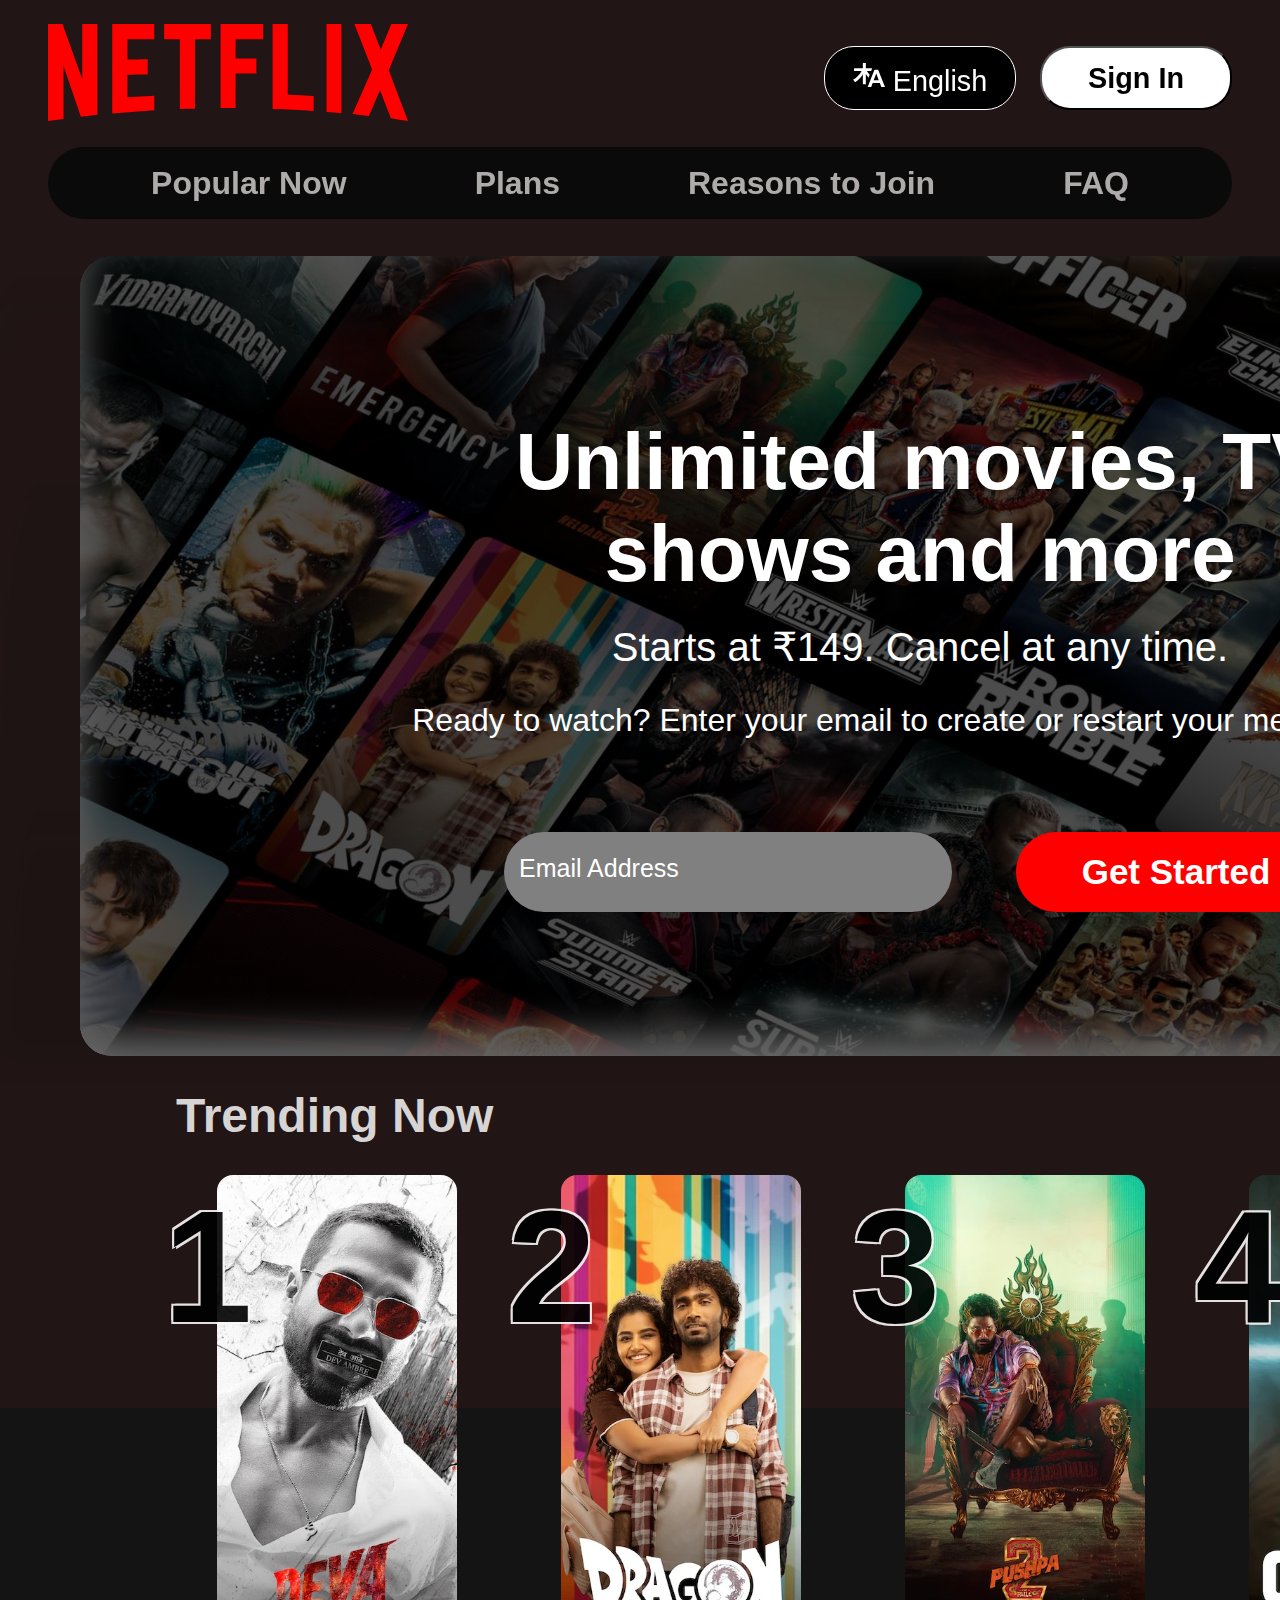
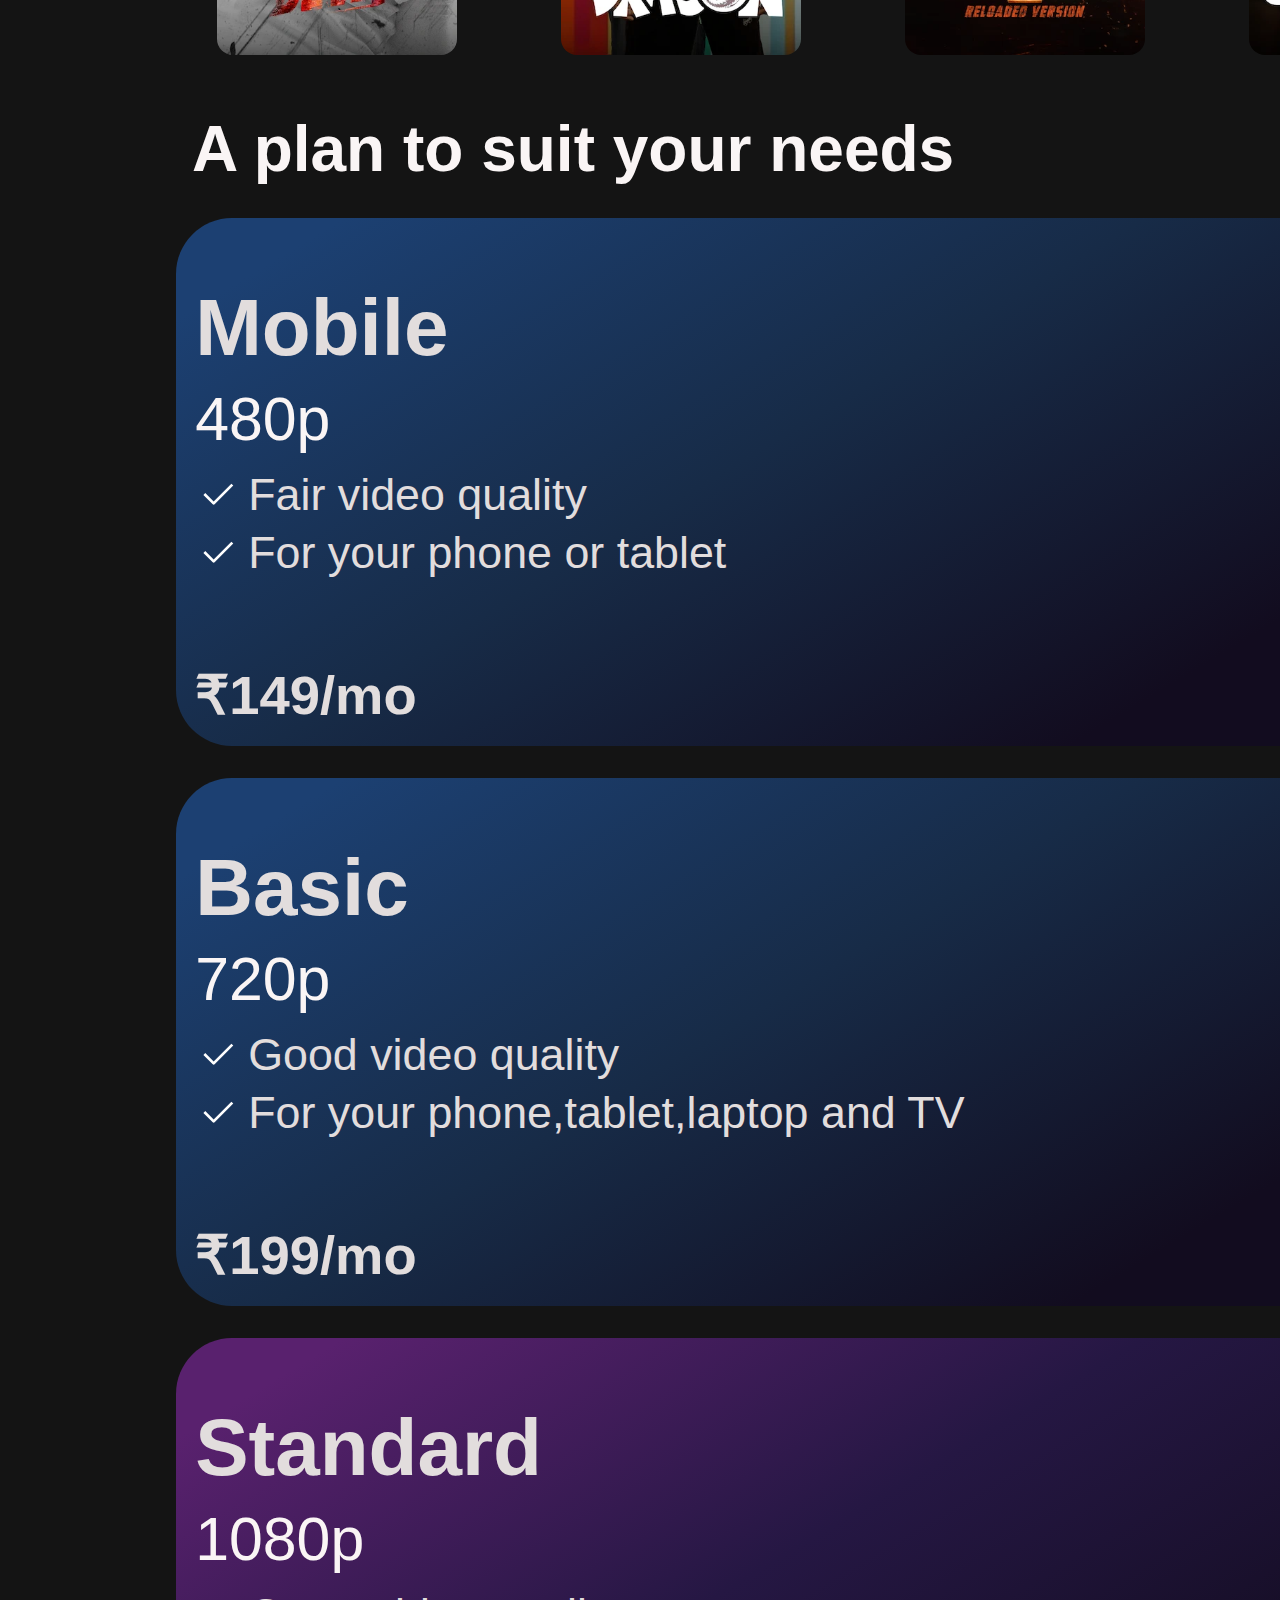
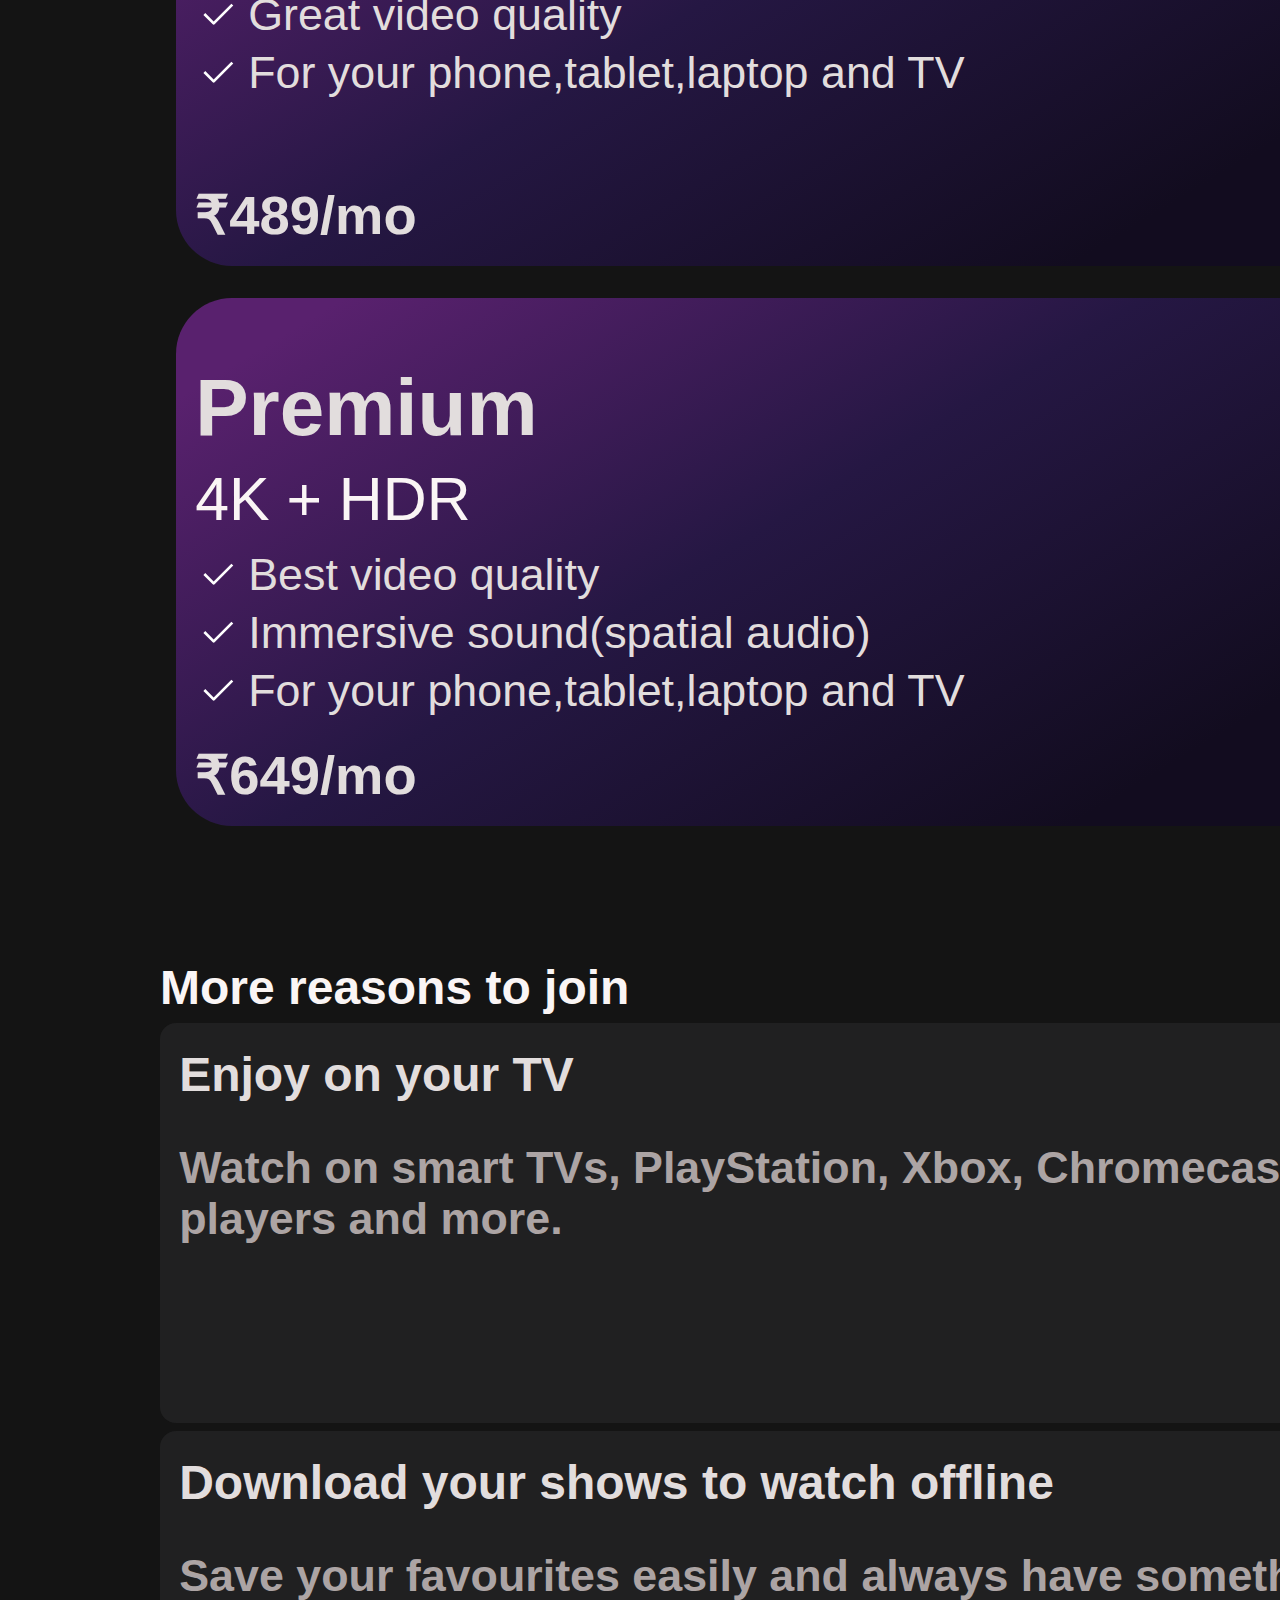
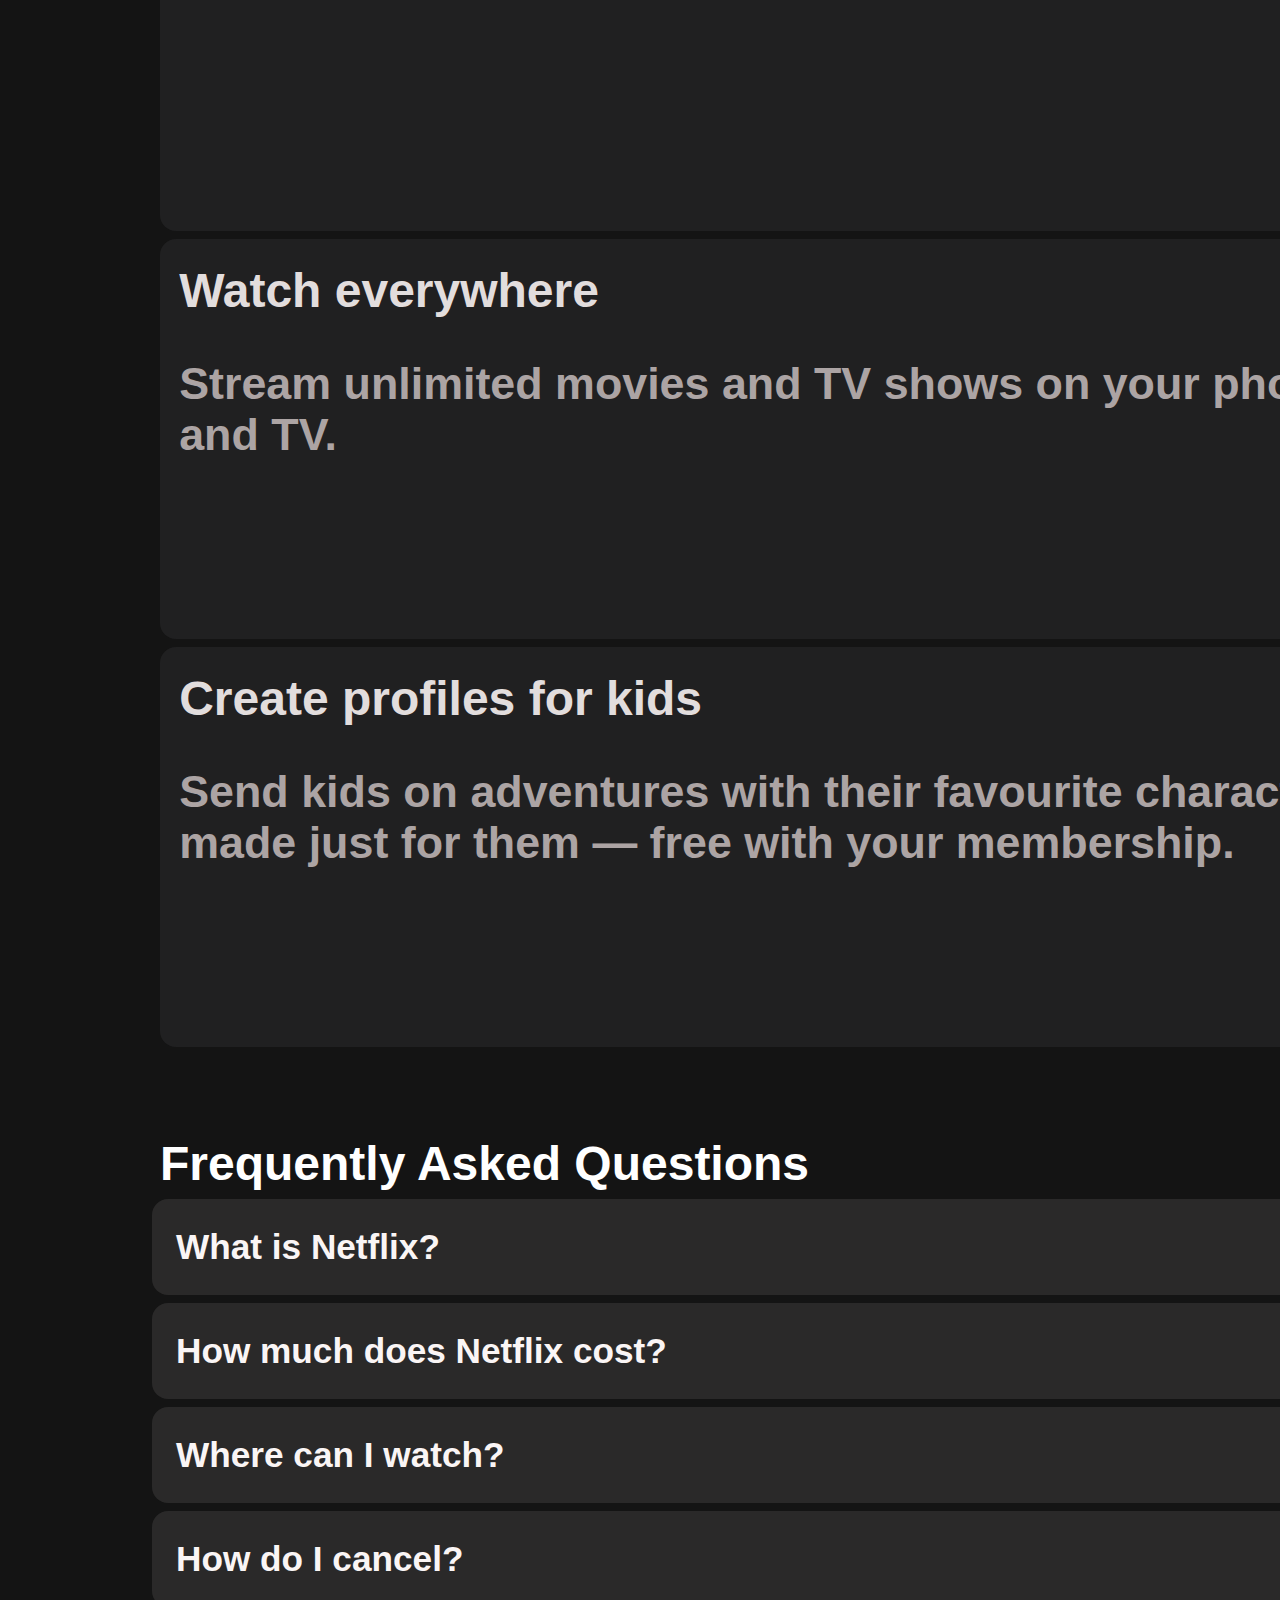
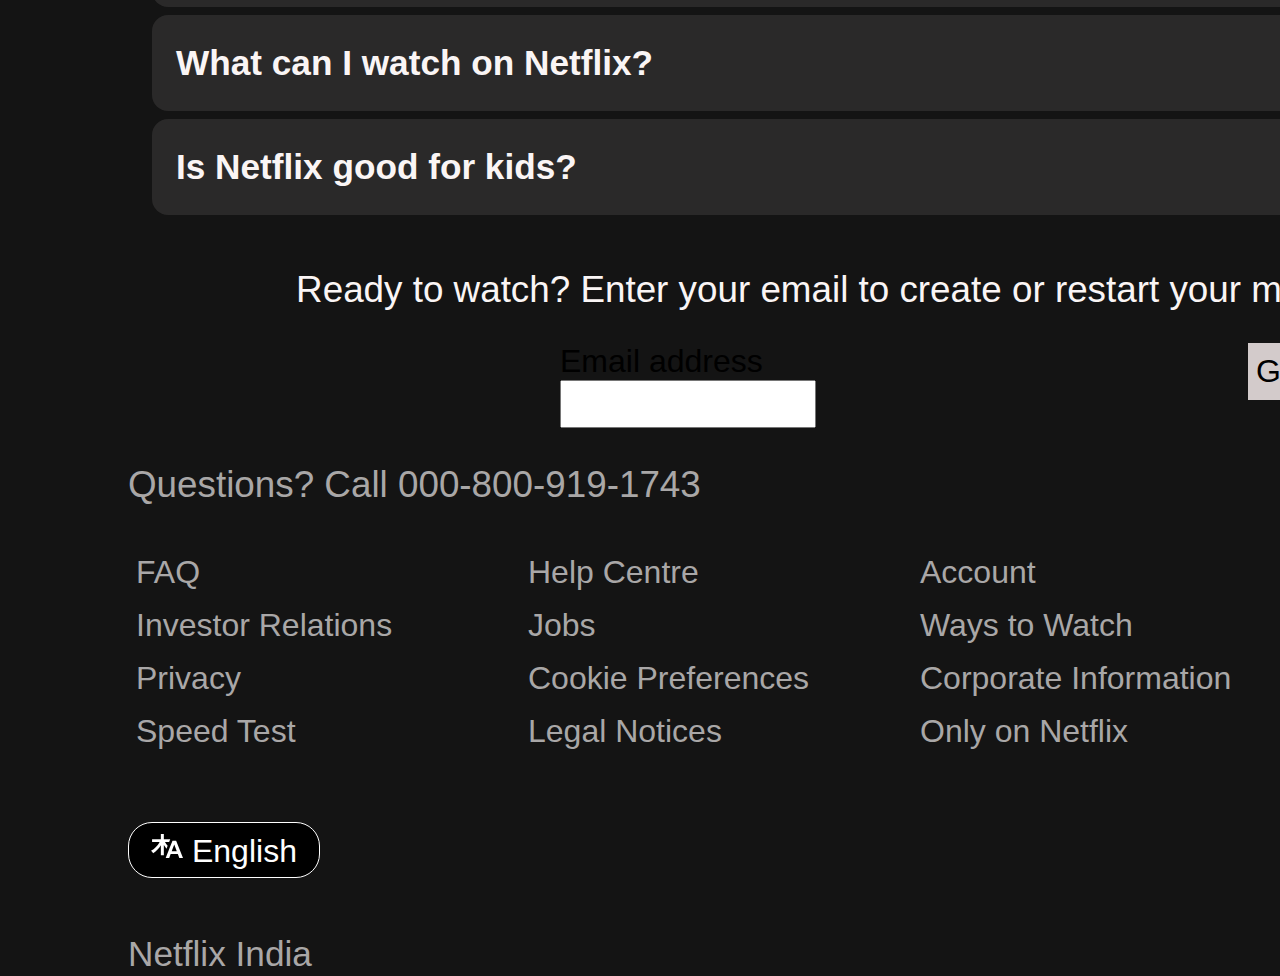
<file: netflix.html>
<!DOCTYPE html>
<html lang="en">

<head>
  <meta charset="UTF-8">
  <meta name="viewport" content="width=device-width, initial-scale=1.0">
  <title>netflix</title>
  <link rel="stylesheet" href="/netflix.css">
  <link rel="stylesheet" media="screen and (min-width:1950px)" href="/responsive1.css">
  <link rel="stylesheet" media="screen and (max-width:1400px)" href="/responsive2.css">
  <link rel="stylesheet" media="screen and (max-width:470px)" href="/responsive3.css">
</head>

<body>
<header>
  <div class="overlays">
    <div class="backgroundimg"></div>
    <div class="pinkoverlay"></div>
    <div class="hardoverlay"></div>
    <div class="loweroverlay"></div>
  </div>


  <div class="backsupport">
    <nav>
      <div class="navbar">

        <div class="logo">
          <div class="logoimg">
            <img class="netfliximg" src="/image/logo.svg" alt="">
          </div>
          <div class="logoitems">
            <button class="lang"><img src="/image/lang.svg" alt=""> English </button>
            <button class="signin">Sign In</button>
          </div>
        </div>
        <div class="usinglist">
          <div class="list">
            <ul>
              <li class="list1">Popular Now</li>
              <li class="list2">Plans</li>
              <li class="list3">Reasons to Join</li>
              <li class="list4">FAQ</li>
            </ul>
          </div>
        </div>
      </div>
    </nav>
    </header>
    <main>
      <div class="containerbannerimg">
        <div class="blackshadow"></div>
        <div class="bannerimg"></div>
        <div class="bannertext">
          <h1>Unlimited movies, TV </h1>
          <h1>shows and more</h1>
          <h3>Starts at ₹149. Cancel at any time.</h3>
          <h4>Ready to watch? Enter your email to create or restart your membership.</h4>
        </div>
        <div class="buttons">
          <input type="email" placeholder="Email Address">
          <button>Get Started</button>
        </div>
      </div>
  </div>
  
  </div>
  <div class="contentcollection">
    <div class="trendingnow">
      <h1>Trending Now</h1>
    </div>
    <div class="imagecollection">
      <div class="images">
        <h1 class="element">1</h1><img src="/image/img1.png" alt="">
      </div>
      <div class="images">
        <h1 class="element">2</h1><img src="/image/image2.png" alt="">
      </div>
      <div class="images">
        <h1 class="element">3</h1><img src="/image/image3.png" alt="">
      </div>
      <div class="images">
        <h1 class="element">4</h1><img src="/image/image4.png" alt="">
      </div>
      <div class="images">
        <h1 class="element">5</h1><img src="/image/image5.png" alt="">
      </div>
      <div class="images">
        <h1 class="element">6</h1><img src="/image/image6.png" alt="">
      </div>
      <div class="images">
        <h1 class="element">7</h1><img src="/image/image7.png" alt="">
      </div>
      <div class="images">
        <h1 class="element">8</h1><img src="/image/image8.png" alt="">
      </div>
      <div class="images">
        <h1 class="element">9</h1><img src="/image/image9.png" alt="">
      </div>
      <div class="images img10">
        <h1 class="element10">10</h1><img src="/image/image10.png" alt="">
      </div>
    </div>
  </div>

  <div class="plans">
    <div class="heading"><p>A plan to suit your needs</p></div>
    <div class="plansboxes">

      <div class=" plandiv mobile">
        <h2>Mobile</h2>
        <p>480p</p>
        <span><img src="/image/tick.svg" alt="">Fair video quality</span>
        <br>
        <span><img src="/image/tick.svg" alt="">For your phone or tablet</span>
        <div class="rate"><h3>₹149/mo</h3></div>
      </div>

      <div class=" plandiv basic">
        <div class="mostpopular">Most Popular</div>
        <h2>Basic</h2>
        <p>720p</p>
        <span><img src="/image/tick.svg" alt="">Good video quality</span>
        <br>
        <span><img src="/image/tick.svg" alt="">For your phone,tablet,laptop and TV</span>
        <div class="rate"><h3>₹199/mo</h3></div>
      </div>

      <div class=" plandiv standard">
        <h2>Standard</h2>
        <p>1080p</p>
        <span><img src="/image/tick.svg" alt="">Great video quality</span>
        <br>
        <span><img src="/image/tick.svg" alt="">For your phone,tablet,laptop and TV</span>
        <div class="rate"><h3>₹489/mo</h3></div>
      </div>

      <div class=" plandiv premium">
        <h2>Premium</h2>
        <p>4K + HDR</p>
        <span><img src="/image/tick.svg" alt="">Best video quality</span>
        <br>
        <span><img src="/image/tick.svg" alt="">Immersive sound(spatial audio)</span>
        <br>
        <span><img src="/image/tick.svg" alt="">For your phone,tablet,laptop and TV</span>
        <div class="rate"><h3>₹649/mo</h3></div>
      </div>
    </div>
  </div>

  <div class="reasons">
    <div class="heading2"><p>More reasons to join</p></div>
    <div class="reasonsboxes">

      <div class=" reasondiv reason1">
        <h2>Enjoy on your TV</h2>
        <p>Watch on smart TVs, PlayStation, Xbox, Chromecast, Apple TV, Blu-ray players and more.</p>
        <div><svg width="50" height="50" viewBox="0 0 72 72" fill="none"><g id="television-core-small"><path id="Vector" fill-rule="evenodd" clip-rule="evenodd" d="M37.2 53.3992C37.2 52.7365 36.6628 52.1992 36 52.1992H34.8C34.1373 52.1992 33.6 52.7365 33.6 53.3992V56.2636C33.6 56.9129 33.0834 57.4433 32.4347 57.4739C30.3013 57.5744 28.1719 57.7834 26.0546 58.1011L19.444 59.0926C18.2692 59.2688 17.4 60.2782 17.4 61.4662V62.0992C17.4 62.4304 17.6686 62.6992 18 62.6992H52.8C53.1314 62.6992 53.4 62.4304 53.4 62.0992V61.4662C53.4 60.2782 52.5309 59.2688 51.3561 59.0926L44.7454 58.1011C42.6282 57.7834 40.4987 57.5744 38.3653 57.4739C37.7167 57.4433 37.2 56.9129 37.2 56.2636V53.3992Z" fill="url(#paint0_radial_5179_1308)"></path><path id="Vector_2" d="M18.6 60.7388C18.6 60.2306 18.9587 59.796 19.4602 59.711C22.0196 59.2775 29.7585 58.0508 35.4 58.0508C41.0415 58.0508 48.7804 59.2775 51.3398 59.711C51.8412 59.796 52.2 60.2306 52.2 60.7388C52.2 60.902 52.0575 61.0268 51.8967 61.0004C50.1219 60.707 40.9704 59.2409 35.4 59.2409C29.8295 59.2409 20.678 60.707 18.9033 61.0004C18.7425 61.0268 18.6 60.902 18.6 60.7388Z" fill="url(#paint1_radial_5179_1308)"></path><path id="Vector_3" d="M63 12H8.99995C8.00584 12 7.19995 12.8059 7.19995 13.8V51.6C7.19995 52.5941 8.00584 53.4 8.99995 53.4H63C63.9941 53.4 64.8 52.5941 64.8 51.6V13.8C64.8 12.8059 63.9941 12 63 12Z" fill="url(#paint2_linear_5179_1308)"></path><path id="Vector_4" d="M63 12H8.99995C8.00584 12 7.19995 12.8059 7.19995 13.8V51.6C7.19995 52.5941 8.00584 53.4 8.99995 53.4H63C63.9941 53.4 64.8 52.5941 64.8 51.6V13.8C64.8 12.8059 63.9941 12 63 12Z" fill="url(#paint3_radial_5179_1308)"></path><path id="Vector_5" fill-rule="evenodd" clip-rule="evenodd" d="M8.99995 12.6H63C63.663 12.6 64.2 13.1372 64.2 13.8V50.4H7.79995V13.8C7.79995 13.1372 8.33719 12.6 8.99995 12.6ZM7.19995 50.4V13.8C7.19995 12.8059 8.00581 12 8.99995 12H63C63.9942 12 64.8 12.8059 64.8 13.8V50.4V51.6C64.8 52.5941 63.9942 53.4 63 53.4H8.99995C8.00581 53.4 7.19995 52.5941 7.19995 51.6V50.4Z" fill="url(#paint4_radial_5179_1308)"></path><path id="Vector_6" d="M35.4 52.8C36.3941 52.8 37.2 52.3971 37.2 51.9C37.2 51.4029 36.3941 51 35.4 51C34.4059 51 33.6 51.4029 33.6 51.9C33.6 52.3971 34.4059 52.8 35.4 52.8Z" fill="url(#paint5_radial_5179_1308)"></path></g><defs><radialGradient id="paint0_radial_5179_1308" cx="0" cy="0" r="1" gradientUnits="userSpaceOnUse" gradientTransform="translate(50.3269 49.3723) rotate(118.526) scale(55.1579 46.2871)"><stop stop-color="#802600"></stop><stop offset="0.333333" stop-color="#6F181D"></stop><stop offset="0.666667" stop-color="#5B1333"></stop><stop offset="1" stop-color="#391945"></stop></radialGradient><radialGradient id="paint1_radial_5179_1308" cx="0" cy="0" r="1" gradientUnits="userSpaceOnUse" gradientTransform="translate(48.1077 53.6128) rotate(158.116) scale(32.7275 42.219)"><stop stop-color="#99421D"></stop><stop offset="0.333333" stop-color="#99161D"></stop><stop offset="0.666667" stop-color="#7D1845"></stop><stop offset="1" stop-color="#59216E"></stop></radialGradient><linearGradient id="paint2_linear_5179_1308" x1="10.4727" y1="14.9572" x2="56.1755" y2="51.4814" gradientUnits="userSpaceOnUse"><stop stop-color="#99161D"></stop><stop offset="0.245283" stop-color="#CA005B"></stop><stop offset="0.346698" stop-color="#FF479A"></stop><stop offset="0.46934" stop-color="#CC3CFF"></stop><stop offset="0.735849" stop-color="#BC1A22"></stop><stop offset="1" stop-color="#C94FF5"></stop></linearGradient><radialGradient id="paint3_radial_5179_1308" cx="0" cy="0" r="1" gradientUnits="userSpaceOnUse" gradientTransform="translate(38.6181 23.8286) rotate(90) scale(25.9571 25.8545)"><stop stop-color="#1C0E20" stop-opacity="0"></stop><stop offset="1" stop-color="#1C0E20"></stop></radialGradient><radialGradient id="paint4_radial_5179_1308" cx="0" cy="0" r="1" gradientUnits="userSpaceOnUse" gradientTransform="translate(54 20.1938) rotate(144.293) scale(47.2897 44.8232)"><stop stop-color="#EF7744"></stop><stop offset="0.333333" stop-color="#E50914"></stop><stop offset="0.666667" stop-color="#A70D53"></stop><stop offset="1" stop-color="#792A95"></stop></radialGradient><radialGradient id="paint5_radial_5179_1308" cx="0" cy="0" r="1" gradientUnits="userSpaceOnUse" gradientTransform="translate(36.525 51.3562) rotate(135) scale(4.58735)"><stop stop-color="#FFDCCC"></stop><stop offset="0.333333" stop-color="#FFBDC0"></stop><stop offset="0.666667" stop-color="#F89DC6"></stop><stop offset="1" stop-color="#E4A1FA"></stop></radialGradient></defs></svg></div>
      </div>

      <div class=" reasondiv reason2">
        <h2>Download your shows to watch offline</h2>
        <p>Save your favourites easily and always have something to watch.</p>
        <div><svg width="50" height="50" viewBox="0 0 72 72" fill="none"><g id="download-core-small"><path id="Vector" d="M36 70.2008C54.8882 70.2008 70.2001 54.8889 70.2001 36.0008C70.2001 17.1126 54.8882 1.80078 36 1.80078C17.1119 1.80078 1.80005 17.1126 1.80005 36.0008C1.80005 54.8889 17.1119 70.2008 36 70.2008Z" fill="url(#paint0_radial_5179_7940)"></path><path id="Vector_2" opacity="0.4" d="M64.7658 36.195C65.5206 51.5916 53.7908 63.5824 38.5668 62.977C23.3428 62.3722 10.3893 49.4 9.63446 34.0034C8.87954 18.6068 20.6091 6.61594 35.8331 7.22116C51.0571 7.82638 64.0104 20.7984 64.7658 36.195Z" fill="url(#paint1_radial_5179_7940)"></path><path id="Vector_3" d="M62.3657 37.9958C63.1205 53.3924 51.3908 65.3832 36.1668 64.7778C20.9428 64.173 7.9893 51.2008 7.23444 35.8041C6.47952 20.4075 18.2091 8.41672 33.4331 9.02194C48.6571 9.62716 61.6103 22.5992 62.3657 37.9958Z" fill="url(#paint2_radial_5179_7940)"></path><path id="Vector_4" opacity="0.5" d="M64.7658 36.195C65.5206 51.5916 53.7908 63.5824 38.5668 62.977C23.3428 62.3722 10.3893 49.4 9.63446 34.0034C8.87954 18.6068 20.6091 6.61594 35.8331 7.22116C51.0571 7.82638 64.0104 20.7984 64.7658 36.195Z" fill="url(#paint3_radial_5179_7940)"></path><path id="Vector_5" opacity="0.6" d="M36.9 60.6C48.6636 60.6 58.2 51.0637 58.2 39.3C58.2 27.5363 48.6636 18 36.9 18C25.1363 18 15.6 27.5363 15.6 39.3C15.6 51.0637 25.1363 60.6 36.9 60.6Z" fill="url(#paint4_radial_5179_7940)"></path><path id="Vector_6" fill-rule="evenodd" clip-rule="evenodd" d="M39.0849 42.2727L46.3387 35.76L48.8945 38.5142L38.9118 47.477L37.8466 48.4333L36.6071 47.477L24.9899 38.5142L27.0434 35.76L35.4849 42.2727L33.6 21.6016H37.2L39.0849 42.2727Z" fill="url(#paint5_radial_5179_7940)"></path><path id="Vector_7" opacity="0.4" fill-rule="evenodd" clip-rule="evenodd" d="M61.6566 34.9618C61.7832 35.3893 62.391 35.3233 62.3694 34.878C61.6962 21.1369 50.1509 9.55975 36.5817 9.01957C34.4606 8.93515 32.4155 9.12541 30.4772 9.55909C30.0745 9.64915 30.1575 10.2082 30.5697 10.2246C45.0094 10.7979 57.6246 21.2971 61.6566 34.9618Z" fill="url(#paint6_radial_5179_7940)"></path></g><defs><radialGradient id="paint0_radial_5179_7940" cx="0" cy="0" r="1" gradientUnits="userSpaceOnUse" gradientTransform="translate(36.0001 36.1837) rotate(-90) scale(34.3829)"><stop offset="0.782019" stop-color="#982DBE"></stop><stop offset="0.906819" stop-color="#B038DC" stop-opacity="0.2"></stop><stop offset="1" stop-color="#E4A1FA" stop-opacity="0"></stop></radialGradient><radialGradient id="paint1_radial_5179_7940" cx="0" cy="0" r="1" gradientUnits="userSpaceOnUse" gradientTransform="translate(52.9937 20.0992) rotate(135) scale(49.9836)"><stop stop-color="#FFDCCC"></stop><stop offset="0.333333" stop-color="#FFBDC0"></stop><stop offset="0.666667" stop-color="#F89DC6"></stop><stop offset="1" stop-color="#E4A1FA"></stop></radialGradient><radialGradient id="paint2_radial_5179_7940" cx="0" cy="0" r="1" gradientUnits="userSpaceOnUse" gradientTransform="translate(52.7999 19.6937) rotate(135) scale(53.1037)"><stop stop-color="#FFA984"></stop><stop offset="0.333333" stop-color="#FF787F"></stop><stop offset="0.666667" stop-color="#F45FA2"></stop><stop offset="1" stop-color="#C44AF1"></stop></radialGradient><radialGradient id="paint3_radial_5179_7940" cx="0" cy="0" r="1" gradientUnits="userSpaceOnUse" gradientTransform="translate(52.9937 20.0992) rotate(135) scale(49.9836)"><stop stop-color="#FFDCCC"></stop><stop offset="0.333333" stop-color="#FFBDC0"></stop><stop offset="0.666667" stop-color="#F89DC6"></stop><stop offset="1" stop-color="#E4A1FA"></stop></radialGradient><radialGradient id="paint4_radial_5179_7940" cx="0" cy="0" r="1" gradientUnits="userSpaceOnUse" gradientTransform="translate(36.9 39.3) scale(21.3)"><stop stop-color="white"></stop><stop offset="1" stop-color="white" stop-opacity="0"></stop></radialGradient><radialGradient id="paint5_radial_5179_7940" cx="0" cy="0" r="1" gradientUnits="userSpaceOnUse" gradientTransform="translate(31.2 32.1016) rotate(39.5226) scale(15.5567)"><stop stop-color="#EF7744"></stop><stop offset="0.2406" stop-color="#E50914"></stop><stop offset="1" stop-color="#792A95"></stop></radialGradient><radialGradient id="paint6_radial_5179_7940" cx="0" cy="0" r="1" gradientUnits="userSpaceOnUse" gradientTransform="translate(50.7 21.3) rotate(-180) scale(30)"><stop stop-color="white"></stop><stop offset="1" stop-color="white" stop-opacity="0"></stop></radialGradient></defs></svg></div>
      </div>

     <div class=" reasondiv reason3">
        <h2>Watch everywhere</h2>
        <p>Stream unlimited movies and TV shows on your phone, tablet, laptop and TV.</p>
        <div><svg width="50" height="50" viewBox="0 0 72 72" fill="none"><g id="telescope-core-small"><path id="Vector" d="M24.0492 36.6016L33.6 46.3898L17.8029 56.8633C17.8029 56.8633 15.8891 57.6983 13.625 55.2638C11.361 52.8293 12.1235 51.238 12.1235 51.238L24.0492 36.6016Z" fill="url(#paint0_radial_5179_1664)"></path><path id="Vector_2" d="M25.0344 34.1992L36 46.151L25.0616 53.8043C25.0616 53.8043 21.8289 55.0984 18.0987 51.0172C14.3686 46.9358 15.9198 44.5105 15.9198 44.5105L25.0344 34.1992Z" fill="url(#paint1_radial_5179_1664)"></path><path id="Vector_3" d="M39 13.0195L59.1 33.6788L32.5325 50.4142C32.5325 50.4142 28.7459 50.2552 24.3978 45.4897C20.0498 40.7243 21.4096 35.8101 21.4096 35.8101L39 13.0195Z" fill="url(#paint2_radial_5179_1664)"></path><path id="Vector_4" d="M57.6709 15.3516C63.1044 21.2807 63.9858 29.2883 59.6386 33.2371C55.2916 37.186 47.3628 35.5806 41.9292 29.6515C36.4954 23.7224 35.6145 15.7148 39.9615 11.766C44.3084 7.81716 52.2372 9.42252 57.6709 15.3516Z" fill="url(#paint3_radial_5179_1664)"></path><path id="Vector_5" d="M58.3787 31.255C54.8121 34.5032 48.2143 33.0817 43.6421 28.0798C39.07 23.078 38.2547 16.39 41.8213 13.1419C45.3879 9.89364 51.9857 11.3152 56.5579 16.3171C61.1298 21.3189 61.9452 28.0069 58.3787 31.255Z" fill="url(#paint4_radial_5179_1664)"></path><path id="Vector_6" opacity="0.85" d="M59.6783 28.823C60.576 24.1785 59.6544 20.5934 56.1603 16.6199C52.6662 12.6464 47.3508 10.8657 43.7796 12.7598C39.371 15.098 48.3734 13.5961 53.4577 19.5815C57.8259 24.724 58.8516 33.1009 59.6783 28.823Z" fill="url(#paint5_radial_5179_1664)"></path><path id="Vector_7" opacity="0.4" d="M50.3979 25.2452C50.4549 26.7239 49.2932 27.7677 47.8032 27.5766C46.3131 27.3856 45.059 26.032 45.002 24.5532C44.945 23.0745 46.1067 22.0307 47.5968 22.2218C49.0868 22.4128 50.341 23.7664 50.3979 25.2452Z" fill="url(#paint6_radial_5179_1664)"></path><path id="Vector_8" opacity="0.6" d="M36.9217 21.0039L26.4258 34.3627C26.3297 36.4604 28.2903 39.5534 30.0334 40.8344L41.2345 29.9105C39.6 28.2005 36.9591 24.1025 36.9217 21.0039Z" fill="url(#paint7_radial_5179_1664)"></path><path id="Vector_9" fill-rule="evenodd" clip-rule="evenodd" d="M20.0576 9.60156L21.479 11.7187L24 11.0654L22.3575 13.0272L23.7789 15.1444L21.3424 14.2397L19.7 16.2016L19.8365 13.6806L17.4 12.7759L19.9209 12.1225L20.0576 9.60156ZM58.776 52.8016L58.9623 56.4685L62.4 57.4188L59.0774 58.7347L59.2637 62.4016L57.0239 59.548L53.7014 60.8638L55.6397 57.7843L53.4 54.9307L56.8377 55.8811L58.776 52.8016ZM15.206 24.2101L15.8768 21.0016L13.4793 23.1964L10.6853 21.5563L11.9975 24.553L9.59998 26.7478L12.8085 26.405L14.1207 29.4016L14.7915 26.1931L18 25.8502L15.206 24.2101Z" fill="url(#paint8_linear_5179_1664)"></path></g><defs><radialGradient id="paint0_radial_5179_1664" cx="0" cy="0" r="1" gradientUnits="userSpaceOnUse" gradientTransform="translate(36.6875 32.7016) rotate(135) scale(34.9134)"><stop stop-color="#99421D"></stop><stop offset="0.333333" stop-color="#99161D"></stop><stop offset="0.666667" stop-color="#7D1845"></stop><stop offset="1" stop-color="#59216E"></stop></radialGradient><radialGradient id="paint1_radial_5179_1664" cx="0" cy="0" r="1" gradientUnits="userSpaceOnUse" gradientTransform="translate(42.5937 27.2992) rotate(135) scale(44.5477 44.5279)"><stop stop-color="#EF7744"></stop><stop offset="0.333333" stop-color="#E50914"></stop><stop offset="0.666667" stop-color="#A70D53"></stop><stop offset="1" stop-color="#792A95"></stop></radialGradient><radialGradient id="paint2_radial_5179_1664" cx="0" cy="0" r="1" gradientUnits="userSpaceOnUse" gradientTransform="translate(42.3 29.106) rotate(135) scale(31.8127)"><stop stop-color="#FB540D"></stop><stop offset="0.333333" stop-color="#E50914"></stop><stop offset="0.666667" stop-color="#A70D53"></stop><stop offset="1" stop-color="#792A95"></stop></radialGradient><radialGradient id="paint3_radial_5179_1664" cx="0" cy="0" r="1" gradientUnits="userSpaceOnUse" gradientTransform="translate(57.675 14.7078) rotate(134.326) scale(24.0433 24.0367)"><stop stop-color="#FFDCCC"></stop><stop offset="0.333333" stop-color="#FFBDC0"></stop><stop offset="0.666667" stop-color="#F89DC6"></stop><stop offset="1" stop-color="#E4A1FA"></stop></radialGradient><radialGradient id="paint4_radial_5179_1664" cx="0" cy="0" r="1" gradientUnits="userSpaceOnUse" gradientTransform="translate(52.1305 21.273) rotate(141.875) scale(9.87138 12.8159)"><stop offset="0.307292" stop-color="#F89DC6"></stop><stop offset="0.645392" stop-color="#E75094"></stop><stop offset="1" stop-color="#59216E"></stop></radialGradient><radialGradient id="paint5_radial_5179_1664" cx="0" cy="0" r="1" gradientUnits="userSpaceOnUse" gradientTransform="translate(55.8 15.6) rotate(135) scale(13.1522)"><stop stop-color="white"></stop><stop offset="1" stop-color="white" stop-opacity="0"></stop></radialGradient><radialGradient id="paint6_radial_5179_1664" cx="0" cy="0" r="1" gradientUnits="userSpaceOnUse" gradientTransform="translate(49.2362 22.9648) rotate(131.079) scale(5.08644 6.006)"><stop stop-color="white"></stop><stop offset="1" stop-color="white" stop-opacity="0"></stop></radialGradient><radialGradient id="paint7_radial_5179_1664" cx="0" cy="0" r="1" gradientUnits="userSpaceOnUse" gradientTransform="translate(36.8758 29.1353) rotate(137.622) scale(13.5764)"><stop stop-color="#FFA984"></stop><stop offset="1" stop-color="#F7636B" stop-opacity="0"></stop></radialGradient><linearGradient id="paint8_linear_5179_1664" x1="44.65" y1="27.9016" x2="24.25" y2="48.3016" gradientUnits="userSpaceOnUse"><stop stop-color="#EF7744"></stop><stop offset="0.333333" stop-color="#E50914"></stop><stop offset="0.666667" stop-color="#A70D53"></stop><stop offset="1" stop-color="#792A95"></stop></linearGradient></defs></svg></div>
      </div>

      <div class=" reasondiv reason4">
        <h2>Create profiles for kids</h2>
        <p>Send kids on adventures with their favourite characters in a space made just for them — free with your membership.</p>
        <div><svg width="50" height="50" viewBox="0 0 72 72" fill="none"><g id="profiles-core-small"><path id="Vector" d="M10.8 15.6008C10.8 12.9499 12.949 10.8008 15.5999 10.8008H40.8C43.4509 10.8008 45.6 12.9498 45.6 15.6008V40.8007C45.6 43.4516 43.4509 45.6007 40.8 45.6007H15.6C12.949 45.6007 10.8 43.4517 10.8 40.8007V15.6008Z" fill="url(#paint0_radial_5179_7919)"></path><path id="Vector_2" d="M9.59998 14.4016C9.59998 11.7506 11.749 9.60162 14.4 9.60156H39.6C42.251 9.60156 44.4 11.7506 44.4 14.4016V39.6015C44.4 42.2525 42.251 44.4015 39.6 44.4015H14.4C11.749 44.4016 9.59998 42.2525 9.59998 39.6015V14.4016Z" fill="url(#paint1_radial_5179_7919)"></path><path id="Vector_3" d="M18.6 21.9008C18.6 23.0606 17.6598 24.0008 16.5 24.0008C15.3402 24.0008 14.4 23.0606 14.4 21.9008C14.4 20.741 15.3402 19.8008 16.5 19.8008C17.6598 19.8008 18.6 20.741 18.6 21.9008Z" fill="url(#paint2_radial_5179_7919)"></path><path id="Vector_4" d="M39.6 21.9008C39.6 23.0606 38.6598 24.0008 37.5 24.0008C36.3402 24.0008 35.4 23.0606 35.4 21.9008C35.4 20.741 36.3402 19.8008 37.5 19.8008C38.6598 19.8008 39.6 20.741 39.6 21.9008Z" fill="url(#paint3_radial_5179_7919)"></path><path id="Vector_5" d="M23.6713 29.4501C23.2437 29.1967 22.6917 29.3379 22.4383 29.7655C22.1848 30.1932 22.3261 30.7452 22.7537 30.9986C23.8254 31.6337 26.769 32.7744 30.6375 32.7744C34.506 32.7744 37.4497 31.6337 38.5213 30.9986C38.949 30.7452 39.0902 30.1932 38.8368 29.7655C38.5834 29.3379 38.0313 29.1967 37.6037 29.4501C36.8191 29.9151 34.194 30.9744 30.6375 30.9744C27.081 30.9744 24.456 29.9151 23.6713 29.4501Z" fill="url(#paint4_radial_5179_7919)"></path><path id="Vector_6" opacity="0.35" d="M19.2 44.4016H28.2L32.4 27.6016C30.2787 28.1801 28.4542 29.5387 27.2921 31.4053L19.2 44.4016Z" fill="url(#paint5_radial_5179_7919)"></path><path id="Vector_7" d="M27.6 32.4016C27.6 29.7506 29.749 27.6016 32.4 27.6016L57.6 27.6016C60.2508 27.6016 62.4 29.7506 62.4 32.4016V57.6015C62.4 60.2524 60.2508 62.4016 57.6 62.4016H32.4C29.749 62.4016 27.6 60.2524 27.6 57.6016V32.4016Z" fill="url(#paint6_radial_5179_7919)"></path><path id="Vector_8" d="M36.6 39.9008C36.6 41.0606 35.6598 42.0008 34.5 42.0008C33.3402 42.0008 32.4 41.0606 32.4 39.9008C32.4 38.741 33.3402 37.8008 34.5 37.8008C35.6598 37.8008 36.6 38.741 36.6 39.9008Z" fill="url(#paint7_radial_5179_7919)"></path><path id="Vector_9" d="M57.6 39.9008C57.6 41.0606 56.6598 42.0008 55.5 42.0008C54.3402 42.0008 53.4 41.0606 53.4 39.9008C53.4 38.741 54.3402 37.8008 55.5 37.8008C56.6598 37.8008 57.6 38.741 57.6 39.9008Z" fill="url(#paint8_radial_5179_7919)"></path><path id="Vector_10" d="M41.8213 47.6025C41.3937 47.349 40.8416 47.4903 40.5882 47.9179C40.3348 48.3455 40.476 48.8976 40.9037 49.1509C41.9753 49.786 44.919 50.9267 48.7875 50.9267C52.656 50.9267 55.5996 49.786 56.6713 49.1509C57.0989 48.8976 57.2402 48.3455 56.9867 47.9179C56.7333 47.4903 56.1813 47.349 55.7537 47.6025C54.969 48.0674 52.344 49.1267 48.7875 49.1267C45.231 49.1267 42.6059 48.0674 41.8213 47.6025Z" fill="url(#paint9_radial_5179_7919)"></path></g><defs><radialGradient id="paint0_radial_5179_7919" cx="0" cy="0" r="1" gradientUnits="userSpaceOnUse" gradientTransform="translate(39.075 17.6882) rotate(135) scale(32.8097)"><stop stop-color="#99421D"></stop><stop offset="0.333333" stop-color="#99161D"></stop><stop offset="0.666667" stop-color="#7D1845"></stop><stop offset="1" stop-color="#59216E"></stop></radialGradient><radialGradient id="paint1_radial_5179_7919" cx="0" cy="0" r="1" gradientUnits="userSpaceOnUse" gradientTransform="translate(62.4 8.70157) rotate(133.87) scale(75.3216)"><stop stop-color="#FFDCCC"></stop><stop offset="0.333333" stop-color="#FFBDC0"></stop><stop offset="0.666667" stop-color="#F89DC6"></stop><stop offset="1" stop-color="#E4A1FA"></stop></radialGradient><radialGradient id="paint2_radial_5179_7919" cx="0" cy="0" r="1" gradientUnits="userSpaceOnUse" gradientTransform="translate(60.3 11.1008) rotate(133.939) scale(68.7426 55.9547)"><stop stop-color="#99421D"></stop><stop offset="0.333333" stop-color="#99161D"></stop><stop offset="0.666667" stop-color="#7D1845"></stop><stop offset="1" stop-color="#59216E"></stop></radialGradient><radialGradient id="paint3_radial_5179_7919" cx="0" cy="0" r="1" gradientUnits="userSpaceOnUse" gradientTransform="translate(60.3 11.1008) rotate(133.939) scale(68.7426 55.9547)"><stop stop-color="#99421D"></stop><stop offset="0.333333" stop-color="#99161D"></stop><stop offset="0.666667" stop-color="#7D1845"></stop><stop offset="1" stop-color="#59216E"></stop></radialGradient><radialGradient id="paint4_radial_5179_7919" cx="0" cy="0" r="1" gradientUnits="userSpaceOnUse" gradientTransform="translate(60.3 11.0994) rotate(133.939) scale(68.7426 55.9548)"><stop stop-color="#99421D"></stop><stop offset="0.333333" stop-color="#99161D"></stop><stop offset="0.666667" stop-color="#7D1845"></stop><stop offset="1" stop-color="#59216E"></stop></radialGradient><radialGradient id="paint5_radial_5179_7919" cx="0" cy="0" r="1" gradientUnits="userSpaceOnUse" gradientTransform="translate(39.6 27.9016) rotate(135) scale(23.3345)"><stop stop-color="#FFA984"></stop><stop offset="0.333333" stop-color="#FF787F"></stop><stop offset="0.666667" stop-color="#F45FA2"></stop><stop offset="1" stop-color="#C44AF1"></stop></radialGradient><radialGradient id="paint6_radial_5179_7919" cx="0" cy="0" r="1" gradientUnits="userSpaceOnUse" gradientTransform="translate(61.8 29.7016) rotate(135) scale(43.2749)"><stop stop-color="#EF7744"></stop><stop offset="0.333333" stop-color="#E50914"></stop><stop offset="0.666667" stop-color="#A70D53"></stop><stop offset="1" stop-color="#792A95"></stop></radialGradient><radialGradient id="paint7_radial_5179_7919" cx="0" cy="0" r="1" gradientUnits="userSpaceOnUse" gradientTransform="translate(62.1 11.1008) rotate(137.146) scale(73.6614 60.3576)"><stop stop-color="#FFDCCC"></stop><stop offset="0.333333" stop-color="#FDF6F6"></stop><stop offset="0.666667" stop-color="#FADCE9"></stop><stop offset="1" stop-color="#E4A1FA"></stop></radialGradient><radialGradient id="paint8_radial_5179_7919" cx="0" cy="0" r="1" gradientUnits="userSpaceOnUse" gradientTransform="translate(62.1 11.1008) rotate(137.146) scale(73.6614 60.3576)"><stop stop-color="#FFDCCC"></stop><stop offset="0.333333" stop-color="#FDF6F6"></stop><stop offset="0.666667" stop-color="#FADCE9"></stop><stop offset="1" stop-color="#E4A1FA"></stop></radialGradient><radialGradient id="paint9_radial_5179_7919" cx="0" cy="0" r="1" gradientUnits="userSpaceOnUse" gradientTransform="translate(62.1 11.1017) rotate(137.146) scale(73.6614 60.3576)"><stop stop-color="#FFDCCC"></stop><stop offset="0.333333" stop-color="#FDF6F6"></stop><stop offset="0.666667" stop-color="#FADCE9"></stop><stop offset="1" stop-color="#E4A1FA"></stop></radialGradient></defs></svg></div>
      </div>
    </div>
  </div>

  <div class="qna">
    <div class="faq">
       <h1>Frequently Asked Questions</h1>
    </div>

    <div class="questions">
      <div class="qdiv question1">
        <div class="qdivs"><p>What is Netflix?</p></div>
         <div class="plus"><img src="/image/plus.svg" alt=""></div></div>
      <div class="qdiv question2"><div class="qdivs"><p>How much does Netflix cost?</p></div><div class="plus"><img src="/image/plus.svg" alt=""></div></div>
      <div class="qdiv question3"><div class="qdivs"><p>Where can I watch?</p></div><div class="plus"><img src="/image/plus.svg" alt=""></div></div>
      <div class="qdiv question4"><div class="qdivs"><p>How do I cancel?</p></div><div class="plus"><img src="/image/plus.svg" alt=""></div></div>
      <div class="qdiv question5"><div class="qdivs"><p>What can I watch on Netflix?</p></div><div class="plus"><img src="/image/plus.svg" alt=""></div></div>
      <div class="qdiv question6"><div class="qdivs"><p>Is Netflix good for kids?</p></div><div class="plus"><img src="/image/plus.svg" alt=""></div></div>
    </div>
  </div>
</main>

<footer>
  <div class="lastdance"><p>Ready to watch? Enter your email to create or restart your membership.</p></div>
      <div class="formflex">
        <div class="formcreation">
          <form>
            <label for="email">Email address</label>
            <input type="text"id="email"name="email">
          </form>
        </div>
        <div class="getstarted">
          <button>Get Started <img src="/image/right_arrow.svg" alt=""></button>
        </div>
      </div>
      
  <div class="footerelement">
    <div class="callq"><p>Questions? Call 000-800-919-1743</p></div>
    <div class="grid">
    <div class="gridelement g1">FAQ</div>
     <div class="gridelement g2">Help Centre</div>
     <div class="gridelement g3">Account</div>
     <div class="gridelement g4">Media Centre</div>
     <div class="gridelement g5">Investor Relations</div>
     <div class="gridelement g6">Jobs</div>
     <div class="gridelement g7">Ways to Watch</div>
     <div class="gridelement g8">Terms of Use</div>
     <div class="gridelement g9">Privacy</div>
     <div class="gridelement g10">Cookie Preferences</div>
     <div class="gridelement g11">Corporate Information</div>
     <div class="gridelement g12">Contact Us</div>
     <div class="gridelement g13">Speed Test</div>
     <div class="gridelement g14">Legal Notices</div>
     <div class="gridelement g15">Only on Netflix</div>
     </div>
  </div>
  <div class="engbutton">
    <button class="lang2"><img src="/image/lang.svg" alt=""> English </button>
  </div>
  <div class="lastone">Netflix India</div>
</footer>
</body>

</html>
</file>
<file: netflix.css>
* {
    margin: 0;
    padding: 0;
    font-family: sans-serif;
    box-sizing: border-box;
}

body {
    background-color: rgb(33, 21, 21);
    

}
.overlays{
    position:relative;
    background-color: black;
    width: 100%;
}

.backgroundimg {
    position:absolute;
    top: 0;
    width: 100%;
    height: 50rem;
    opacity: 0.16;
    filter: blur(16px);
    background: url('./image/image0.png') no-repeat center center;
    background-size: cover;
    z-index:-1;
    background: linear-gradient(to top, rgb(12, 12, 12), transparent);
}

.hardoverlay{
    position:absolute;
     width: 100%;
    height: 50rem;
    
}

.loweroverlay{
    position:absolute;
    top: 50rem;
    width: 100%;
    background-color: rgb(20, 20, 20);
    height:126rem;
}
.navbar {
    width: 100%;
    height: 7rem;
    padding: 1.5rem 3rem 0rem 3rem;
    z-index: 100;
    position:fixed;
    top: 0;
}

.logo {
    height: 50%;
    box-sizing: border-box;
    display: flex;
    justify-content: space-between;
}

.usinglist {
    display: flex;
    justify-content: center;
    height: 50%;
    margin-top: 15px;
}

.list {
    background-color: rgb(10, 10, 10);
    height:2.5rem;
    box-sizing: border-box;
    width:28rem;
    border-radius: 2rem;
    display: flex;
    justify-content: center;
    align-items: center;
    position: relative;
    z-index: 10;

}

.list ul {
    display: flex;
    list-style: none;
    gap: 2rem;
    font-family: inherit;
    color: rgb(176, 171, 171);
    font-weight: 600;
}

.list1:hover{
    color: white;
}
.list2:hover{
    color: white;
}
.list3:hover{
    color: white;
}
.list4:hover{
    color: white;
}

.logoimg {
    box-sizing: border-box;


}

.logoitems {
    display: flex;
    align-items: center;



}

.netfliximg {
    width: 100%;
    height: 90%;

}

.lang {
    width: 7rem;
    height: 2rem;
    border-radius: 15px;
    background-color: black;
    color: white;
    font: inherit;
    border: 0.1px solid white;
}

.signin {
    background-color: white;
    width: 5rem;
    height: 2rem;
    border-radius: 15px;
    font: inherit;
    margin-left: 8px;
    font-weight: 600;
}
.signin:hover{
    background-color: rgb(185, 183, 183);
}

.containerbannerimg {
    height: 35rem;
    margin: 8.5rem 3rem 0rem 3rem;
    border-radius: 2rem;
    box-shadow: inset 70px 80px 80px rgb(11, 11, 11);
    background-color: black;
    position:relative;
    
}

.blackshadow{
    width: 100%;
    height: 100%;
    background-color: black;
    z-index:45;
    position: absolute;
    top: 0;
    left: 0;
    z-index:2;
    opacity: 50%;
    border-radius: 2rem;
}
.bannerimg {
    height: 100%;
    width: 100%;
    border-radius: 2rem;
    background-image: url(/image/image0.png);
    background-position: center;
    background-size: cover;
    opacity: 80%;
    box-shadow: inset 0px -20px 40px white;
    align-content: center;
    justify-items: center;
    position: absolute;
    top: 0;
    left: 0;
    z-index: 1;
    
}

.bannertext {
    position: absolute;
    width: 100%;
    color: white;
    justify-items: center;
    top: 10rem;
    z-index: 3;
}

.bannertext h1 {
    font-size: 3rem;
    font-weight: 800;
}

.bannertext h3 {
    font-weight: 400;
    font-size: 1.5rem;
    margin-bottom: 2rem;
    padding-top: 1.5rem;
}

.bannertext h4 {
    font-weight: 200;
}

.buttons {
    display: flex;
    position: absolute;
    z-index: 3;
    justify-items: center;
    justify-content: center;
    width: 100%;
    top: 26rem;
    gap: 4rem;
}

.buttons input {
    background-color: gray;
    border-radius: 2rem;
    width: 22rem;
    height: 4rem;
    border: none;
}
::placeholder{
    color: white;
    font-size: 15px;
    padding-left:15px;
}

.buttons button {
    width: 14rem;
    height: 4rem;
    border-radius:2rem;
    background-color: red;
    color: white;
    font-size: 25px;
    font-weight: 600;
    border: none;
}

.contentcollection{
    width:90%;
    height: 20rem;
    position: relative;
    padding-left: 8rem;
    
}

.trendingnow{
    margin-top:2rem;
    width: 50%;
    color: rgb(215, 212, 212);
    
}

.imagecollection{
    width:100%;
    height:24rem;
    display: flex;
    gap: 2.5rem;
    overflow-x:scroll;
    scrollbar-width: none;
    position: relative;
}

.images{
    margin-top: 2rem;
    width:8rem;
    height:16rem;
    display: flex;
    border-radius: 1rem;
    flex-shrink: 0;
}
.images:hover {
  transform: scale(1.1); /* Slightly larger */
  box-shadow: 0 10px 20px rgba(0, 0, 0, 0.2); /* Gives a lift effect */
  transition: all 0.6s ease-out;
}
.images img{
    width:100%;
    height:100%;
    object-fit: cover;
    border-radius: 1rem;
    transform: none;
    transition: none;
    
}
.img10{
    margin-left: -2.5rem;
}
.element{
    color: black;
    font-size:5rem;
    text-shadow:2px 2px 0px rgb(251, 247, 247),  -2px -2px 0px rgb(253, 248, 248),  2px -2px 0px rgb(251, 249, 249),  -2px 2px 0px rgb(253, 249, 249);
    transform: translateX(1.2rem);
    opacity:90%;
}
.element10{
    color: black;
    font-size:5rem;
    text-shadow:2px 2px 0px rgb(251, 247, 247),  -2px -2px 0px rgb(253, 248, 248),  2px -2px 0px rgb(251, 249, 249),  -2px 2px 0px rgb(253, 249, 249);
    transform: translateX(4rem);
    opacity:80%;
}


.plans{
    width: 100%;
    height: 15rem;
    position: relative;
    margin-top: 2rem;
}
.heading{
    padding-left:9rem;
    font-style: inherit;
    font-size:1.5rem;
    font-weight:600;
    
}
.plansboxes{
    width:84%;
    height: 15rem;
    margin-left: 8rem;
    display: flex;
    gap: 1rem;
    
}
.plansboxes p{
    color: rgb(250, 245, 245);
}
.heading p{
    color: rgb(250, 245, 245);
}
.plandiv{
    width:30rem;
    height:15rem;
    margin-top: 0.5rem;
    background-color: blue;
    position: relative;
    border-radius:1rem;
    color: rgb(226, 221, 221);
    padding-left: 1.2rem;
    padding-top: 2.4rem;
}
.plandiv span{
    font-size:0.9rem;
}
.mostpopular{
    position:absolute;
    background-color: rgb(106, 57, 253);
    width: 6.5rem;
    height:1.6rem;
    top:0;
    right: 0%;
    font-size:0.9rem;
    font-weight: 600;
    border-bottom-left-radius: 0.4rem;
    border-top-right-radius:1rem;
    padding:5px;

}
.plandiv p{
    margin-top:10px;
    margin-bottom: 8px;
    font-size: 1.1rem;
}
.plandiv .rate{
    position: absolute;
    bottom:1.2rem;
}
.plandiv img{
    width:1.1rem;
    height: 1.1rem;
    margin-right:5px;
    
}

.mobile{
    background: linear-gradient(149deg, #1C4072 6.96%, #172B47 40.17%, #120c1f 73.39%);
}
.mobile:hover {
  transform: scale(1.02); /* Slightly larger */
  box-shadow: 0 10px 20px rgba(0, 0, 0, 0.2); /* Gives a lift effect */
  transition: all 0.6s ease-out;
}
.basic{
    background: linear-gradient(149deg, #1C4072 6.96%, #172B47 40.17%, #120c1f 73.39%);
}
.basic:hover {
  transform: scale(1.02); /* Slightly larger */
  box-shadow: 0 10px 20px rgba(0, 0, 0, 0.2); /* Gives a lift effect */
  transition: all 0.6s ease-out;
}
.standard{
    background: linear-gradient(149deg, #59216E 6.96%, #251743 40.17%, #120c1f 73.39%);
}
.standard:hover {
  transform: scale(1.02); /* Slightly larger */
  box-shadow: 0 10px 20px rgba(0, 0, 0, 0.2); /* Gives a lift effect */
  transition: all 0.6s ease-out;
}
.premium{
background: linear-gradient(149deg, #59216E 6.96%, #251743 40.17%, #120c1f 73.39%);
}
.premium:hover {
  transform: scale(1.02); /* Slightly larger */
  box-shadow: 0 10px 20px rgba(0, 0, 0, 0.2); /* Gives a lift effect */
  transition: all 0.6s ease-out;
}

.heading2{
    padding-left:8rem;
    font-style: inherit;
    font-size:2rem;
    font-weight:800;
    
}
.heading2 p{
    color: rgb(250, 245, 245);
}
.reasons{
    width: 100%;
    height: 15rem;
    position: relative;
    margin-top:5rem;
}
.reasonsboxes{
    width:84%;
    height: 15rem;
    margin-left: 8rem;
    display: flex;
    gap: 2rem;
    
}
.reasondiv{
    width:30rem;
    height:15rem;
    margin-top: 0.5rem;
    background-color: rgb(32, 32, 33);
    position: relative;
    border-radius:1rem;
    color: rgb(226, 221, 221);
    padding-left: 1.2rem;
    padding-top: 1.5rem;
}
.reasondiv:hover {
  transform: scale(1.02); /* Slightly larger */
  box-shadow: 0 10px 20px rgba(0, 0, 0, 0.2); /* Gives a lift effect */
  transition: all 0.6s ease-out;
}
.reasondiv h2{
    font-size:1.2rem;
}
.reasondiv p{
    margin-top: 1.5rem;
    color: rgb(172, 164, 164);
    font-style: inherit;
    font-weight: 600;
}
.reasondiv div{
    position:absolute;
    width: 65px;
    height: 65px;
    bottom: 5%;
    right: 5%;
}

.qna{
    width: 100%;
    height: 38rem;
    position: relative;
    margin-top:6rem;
}
.faq{
    padding-left: 8rem;
}
.faq h1{
    font-weight: 800;
    color: white;
}
.questions{
    width: 81rem;
    height: 30rem;
    position: relative;
    margin-top:0.5em;
    margin-left: 7.5rem;

}
.qdiv{
    background-color:rgb(42, 41, 41);
    width: 100%;
    height: 4.7rem;
    margin-top: 0.5rem;
    border-radius: 1rem;
    display: flex;
    align-items: center;
    justify-content: space-between;
    
}

.qdiv:hover{
    background-color: rgb(114, 113, 113);
   transition: all 0.5s ease-out;
}
.qdiv p{
    font-size: 1.2rem;
    font-weight: 600;
}
.qdivs{
    width: 20rem;
    margin-left: 1.5rem;
}
.qdivs p{
    color: rgb(250, 245, 245);
}
.plus{
    margin-right: 1rem;
}

.lastdance{
    position: relative;
    text-align: center;
    margin-bottom: 2rem;
    margin-top:0.8rem;
}
.lastdance p{
    color: rgb(250, 245, 245);
}
.formflex{
    display: flex;
    gap: 6rem;
    
}
.formcreation{
    position: relative;
    margin-left: 24rem;
}
.getstarted{
    position: relative;
   margin-left: 10rem;
}
.getstarted button{
    width: 6.5rem;
    height: 1.8rem;
    display: flex;
    align-items: center;
    padding-left:8px;
    font-size: 0.8rem;
    background-color: rgb(211, 203, 203);
    border: none;
}

.callq{
    padding-bottom: 2.5rem;
    color: rgb(169, 167, 167);
}
.footerelement{
    position: relative;
    margin:4rem 8rem 2rem 8rem;
}

.grid{
    display: grid;
    grid-template-columns: 0.8fr 0.8fr 0.8fr 0.8fr;

}

.gridelement{
    color: rgb(169, 167, 167);
    margin: 0.5rem;
    font-size: 0.9rem;
}

.lang2{
    position: relative;
    width: 7rem;
    height: 2rem;
    border-radius: 15px;
    background-color: black;
    color: white;
    font: inherit;
    margin-top: 2rem;
    margin-left:8rem;
    border: 0.1px solid white;
}

.lastone{
    position: relative;
    color: rgb(169, 167, 167);
    margin-left:8rem;
    margin-top: 3.5rem;
    height: 2rem;
    font-size: 0.9rem;
}
</file>
<file: responsive1.css>
.loweroverlay {
    top: 70rem;
    height: 174rem;
}
.navbar {
    width: 100%;
    height: 15rem;
    padding-right: 5rem;  
}
.lang {
    width: 12rem;
    height: 4rem;
    border-radius: 30px;
    background-color: black;
    color: white;
    font: inherit;
    border: 0.1px solid white;
    font-size: 1.8rem;
}
.lang img{
    width:2rem;
}

.signin {
    background-color: white;
    width: 12rem;
    height: 4rem;
    border-radius: 30px;
    font: inherit;
    margin-left:1.5rem;
    font-weight: 600;
    font-size: 1.8rem;
}
.usinglist {
    height: 5rem;
}
.list {
    height:4.5rem;
    width:80rem;
    border-radius: 3.5rem;
}
.list ul {
    gap: 8rem;
    font-size:2rem;
    font-weight: 600;
}
.containerbannerimg {
        height: 50rem;
        margin: 16rem 3rem 0rem 3rem;
        border-radius: 2rem;
}
.bannertext {
    width: 100%;
    top: 10rem;
}
.buttons {
    width: 100%;
    top: 36rem;
    gap: 4rem;
}
.bannertext h1 {
    font-size: 5rem;
    font-weight: 800;
}

.bannertext h3 {
    font-weight: 400;
    font-size: 2.5rem;
    margin-bottom: 2rem;
    padding-top: 1.5rem;
}

.bannertext h4 {
    font-weight: 200;
    font-size: 2rem;
}
.buttons input {
    border-radius: 2.5rem;
    width: 28rem;
    height: 5rem;
}
::placeholder{
    font-size: 25px;
    padding-left:15px;
}

.buttons button {
    width: 20rem;
    height: 5rem;
    border-radius:2.5rem;
    font-size: 35px;
    font-weight: 600;
}
.contentcollection{
    width:94%;
    height: 25rem;
    padding-left: 8rem;
    margin-bottom: 14rem;
    
}

.trendingnow{
    margin-top:2rem;
    width: 50%;
    color: rgb(215, 212, 212);
    font-size: 1.5rem;
    padding-left: 3rem;
}

.imagecollection{
    width:100%;
    height:32rem;
    gap: 4.5rem;
    
}
.images{
    margin-top: 2rem;
    width:17rem;
    height:30rem;
    border-radius: 1rem;
}
.element{
    font-size:10rem;
    transform: translateX(2.2rem);
}
.element10{
    font-size:10rem;
    transform: translateX(6rem);
}
.img10{
    margin-left: -5rem;
}
.plans{
    width: 100%;
    height: 27rem;
    position: relative;
    margin-top: 3rem;
    padding-left: 3rem;
}
.heading{
    padding-left:9rem;
    font-style: inherit;
    font-size:2rem;
    font-weight:600;
    
}
.plansboxes{
    width:90%;
    height: 27rem;
    margin-left: 8rem;
    display: flex;
    gap: 1rem;
    
}
.plandiv{
    width:50rem;
    height:27rem;
    margin-top: 0.5rem;
    border-radius:1rem;
    padding-left: 1.2rem;
    padding-top: 2.4rem;
}
.plandiv span{
    font-size:1.8rem;
}
.mostpopular{
    width: 10.5rem;
    height:2.6rem;
    font-size:1.5rem;
}
.plandiv p{
    font-size: 2.1rem;
}
.plandiv img{
    width:1.1rem;
    height: 1.1rem;
    margin-right:5px;
    
}
.plandiv h2{
   font-size: 3rem;
}
.plandiv h3{
  font-size: 2rem;
}
.plandiv img{
    width: 3rem;
    height: 2rem;
    margin-top: 1rem;
}

.reasons{
    width: 100%;
    height: 25rem;
    margin-top:5rem;
}
.reasonsboxes{
    width:90%;
    height: 25rem;
    margin-left: 10rem;
    gap: 2rem;
    
}
.reasondiv{
    width:40.1rem;
    height:25rem;
    margin-top: 0.5rem;
    border-radius:1rem;
    padding-left: 1.2rem;
    padding-top: 1.5rem;
}
.heading2{
    padding-left:10rem;
    font-size:3rem;
}
.reasondiv h2{
    font-size: 2rem;
}
.reasondiv p {
    margin-top: 2.5rem;
    font-size: 1.8rem;
}
.reasondiv svg{
    width: 7rem;
    height: 9rem;
}
.reasondiv div {
    position: absolute;
    width: 65px;
    height: 65px;
    bottom: 15%;
    right: 10%;
}
.qna{
    margin-top: 12rem;
    margin-left: 2rem;
    height: 45rem;
}
.faq h1 {
    font-size: 2.7rem;
}
.questions {
    width: 86%;
    height: 40rem;
}
.qdiv{
    height: 6rem;
}
.qdivs {
    width: 35rem;
}
.qdiv p {
    font-size: 2rem;
}
.plus img{
    width: 2.5rem;
}
.lastdance{
    font-size: 1.5rem;
}
.formflex{
    gap:28rem;
}
.formcreation{
    margin-left: 60rem;
}
.formcreation input{
    width: 10rem;
    height: 1.5rem;
}
.formcreation label{
   font-size: 1.3rem;
}
.formcreation form{
    width: 10rem;
    height: 1.5rem;
}
.getstarted button {
    width: 8.5rem;
    height: 2.4rem;
    font-size: 1.1rem;
}
.callq{
        font-size: 1.3rem;
}
.gridelement {
    font-size: 1.4rem;
}
.lang2 {
    width: 10rem;
    height: 2.5rem;
    border-radius: 20px;
 }
 .lastone {
    font-size: 1.4rem;
 }
</file>
<file: responsive2.css>
.loweroverlay {
    top: 72rem;
    width: 114rem;
    height: 373rem;
}
.navbar{
    width: 100%;
    height: 15rem;
}
.lang {
    width: 12rem;
    height: 4rem;
    border-radius: 30px;
    background-color: black;
    color: white;
    font: inherit;
    border: 0.1px solid white;
    font-size: 1.8rem;
}
.lang img{
    width:2rem;
}

.signin {
    background-color: white;
    width: 12rem;
    height: 4rem;
    border-radius: 30px;
    font: inherit;
    margin-left:1.5rem;
    font-weight: 600;
    font-size: 1.8rem;
}
.usinglist {
    height: 5rem;
}
.list {
    height:4.5rem;
    width:80rem;
    border-radius: 3.5rem;
}
.list ul {
    gap: 8rem;
    font-size:2rem;
    font-weight: 600;
}
.containerbannerimg {
       width: 105rem;
        height: 50rem;
        margin: 16rem 3rem 0rem 5rem;
        border-radius: 2rem;
}
.bannertext {
    width: 100%;
    top: 10rem;
}
.buttons {
    width: 100%;
    top: 36rem;
    gap: 4rem;
}
.bannertext h1 {
    font-size: 5rem;
    font-weight: 800;
}

.bannertext h3 {
    font-weight: 400;
    font-size: 2.5rem;
    margin-bottom: 2rem;
    padding-top: 1.5rem;
}

.bannertext h4 {
    font-weight: 200;
    font-size: 2rem;
}
.buttons input {
    border-radius: 2.5rem;
    width: 28rem;
    height: 5rem;
}
::placeholder{
    font-size: 25px;
    padding-left:15px;
}

.buttons button {
    width: 20rem;
    height: 5rem;
    border-radius:2.5rem;
    font-size: 35px;
    font-weight: 600;
}
.contentcollection{
    width:110rem;
    height: 25rem;
    padding-left: 8rem;
    margin-bottom: 14rem;
    
}

.trendingnow{
    margin-top:2rem;
    width: 50%;
    color: rgb(215, 212, 212);
    font-size: 1.5rem;
    padding-left: 3rem;
}

.imagecollection{
    width:100%;
    height:32rem;
    gap: 4.5rem;
    
}
.images{
    margin-top: 2rem;
    width:17rem;
    height:30rem;
    border-radius: 1rem;
}
.element{
    font-size:10rem;
    transform: translateX(2.2rem);
}
.element10{
    font-size:10rem;
    transform: translateX(6rem);
}
.img10{
    margin-left: -5rem;
}
.plans{
    width: 114rem;
    height: 148rem;
    position: relative;
    margin-top: 3rem;
    padding-left: 3rem;
}
.heading{
    padding-left:9rem;
    font-style: inherit;
    font-size:4rem;
    font-weight:600;
    
}
.plansboxes {
        width: 90%;
        height: 30rem;
        margin-left: 8rem;
        display: block;
}
.plandiv{
    width:96rem;
    height:33rem;
    margin-top: 2rem;
    border-radius:3.5rem;
    padding-left: 1.2rem;
    padding-top: 4rem;
}
.plandiv span{
    font-size:2.8rem;
}
.mostpopular{
   width: 18.5rem;
   height: 3.6rem;
   font-size: 2.5rem;
}
.plandiv p{
    font-size: 3.8rem;
}
.plandiv img{
    width:1.1rem;
    height: 1.1rem;
    margin-right:5px;
    
}
.plandiv h2{
   font-size: 5rem;
}
.plandiv h3{
  font-size: 3.4rem;
}
.plandiv img{
    width: 3rem;
    height: 2rem;
    margin-top: 1rem;
}

.reasons{
    width: 110rem;
    height: 99rem;
    margin-top:5rem;
}
.reasonsboxes{
    width:90%;
    height: 25rem;
    margin-left: 10rem;
    gap: 2rem;
    display:block;
    
}
.reasondiv{
    width:96rem;
    height:25rem;
    margin-top: 0.5rem;
    border-radius:1rem;
    padding-left: 1.2rem;
    padding-top: 1.5rem;
}
.heading2{
    padding-left:10rem;
    font-size:3rem;
}
.reasondiv h2{
    font-size: 3rem;
}
.reasondiv p {
    margin-top: 2.5rem;
    font-size: 2.8rem;
}
.reasondiv svg{
    width: 7rem;
    height: 9rem;
}
.reasondiv div {
    position: absolute;
    width: 65px;
    height: 65px;
    bottom: 15%;
    right: 10%;
}
.qna{
    margin-top: 12rem;
    margin-left: 2rem;
    height: 45rem;
    width: 110rem;
}
.faq h1 {
    font-size: 3rem;
}
.questions {
    width: 86%;
    height: 40rem;
}
.qdiv{
    height: 6rem;
}
.qdivs {
    width: 35rem;
}
.qdiv p {
    font-size: 2.2rem;
}
.plus img{
    width: 2.5rem;
}
.lastdance{
     font-size: 2.3rem;
     width: 110rem;
}
.formflex{
    gap:20rem;
}
.formcreation{
    margin-left: 35rem;
}
.formcreation input{
    width: 16rem;
    height: 3rem;
}
.formcreation label{
   font-size: 2rem;
}
.formcreation form{
    width: 13rem;
    height: 1.5rem;
}
.getstarted button {
   width: 14rem;
    height: 3.6rem;
    font-size: 2rem;
}

.callq{
       font-size: 2.3rem;
}
.gridelement {
    font-size: 2rem;
}
.lang2 {
    width: 12rem;
    height: 3.5rem;
    border-radius: 24px;
    font-size: 2rem;
 }
 .lang2 img{
    width: 2rem;
 }

 .lastone {
    font-size: 2.2rem;
 }
 .footerelement{
    width: 98rem;
 }
</file>
<file: responsive3.css>
.loweroverlay{
    width: 100rem;
        top: 106rem;
        height: 440rem;
}
.logo {
        height: 10rem;
        margin-top: 2rem;
    }

.lang{
   color: transparent;
   width: 10rem;
   height: 8rem;
   border-radius: 55px;
}
.lang img{
    width: 6rem;
    height: 7rem;
}
.signin{
    width: 17rem;
    height: 8rem;
    border-radius: 70px;
    font-size: 3.5rem;
}
.list{
    background-color: transparent;
}
.navbar{
    width: 100%;
     height: 24rem;
   background-color: rgb(17 10 10);
}
.list ul{
    font-size: 3rem;
     color: white;
     margin-top: 7rem;
}
.containerbannerimg{
    margin-top: 27rem;
     width: 86rem;
     height: 80rem;
     margin-left: 8rem;
}
.buttons{
    flex-direction: column;
    align-items: center;
    top: 54rem;
}
.bannertext h1{
font-size: 7rem;
 }

.bannertext h3{
    font-size: 4rem;
}
.bannertext h4{
   font-size: 3.8rem;
    text-align: center;
}
.buttons input {
        border-radius: 4.5rem;
        width: 35rem;
        height: 8rem;
         padding:3rem;
    }
 ::placeholder{
    color: white;
    font-size: 3.5rem;
}

.buttons button {
        width: 32rem;
        height: 10rem;
        border-radius: 4.5rem;
        font-size: 70px;
        font-weight: 600;
    }

.contentcollection{
    width: 86rem;
}
.plans{
    width: 86rem;
}
.reasons{
            width: 97rem;
            height: 110rem;
}
.qna{
    width: 86rem;
    height: 58rem;
}
.footerelement{
    width: 82rem;
}
.plandiv{
    width: 80rem;
}
.reasonsboxes{
    width: 86rem;
}
.reasondiv{
    width: 83rem;
    border-radius: 4rem;
    margin-top: 1.8rem;
}
.lastdance{
width: 98rem;
font-size: 2.9rem;
}

.trendingnow{
    font-size: 2rem;
}
.heading2{
    font-size: 4rem;
}
.faq h1{
font-size: 3.5rem;
    }
.questions{
    width: 94%;
    height: 50rem;
}
.qdiv{
    height: 8rem;
}
.qdiv p{
    font-size: 3rem;
}
.qdivs{
    width: 45rem;
}
.plus img{
    width: 3rem;
}
.callq{
    font-size: 2.9rem;
}
.grid{
    grid-template-columns: 0.8fr 0.8fr;
}
.gridelement{
            font-size: 3rem;
            margin: 1.5rem;
}
    .lang2 {
       width: 17rem;
        height: 5.5rem;
        border-radius: 38px;
        font-size: 3rem;
    }
    .lang2 img{
                width: 3.5rem;
    }
    .lastone {
        font-size: 3rem;
    }




    @media screen and (max-width:415px){
        .loweroverlay{
          width: 98rem;
        }
    }
    @media screen and (max-width:390px){
        .loweroverlay{
          width: 96rem;
        }
    }


    @media screen and (max-width:380px){
        .loweroverlay{
          width: 86rem;
          height: 443rem;
        }
        .containerbannerimg{
            width: 78rem;
            margin-left: 3.5rem;
            height: 90rem;
        }
        .bannertext{
            text-align: center;
        }
        .buttons{
            top: 62rem;
        }
        .reasons{
            width: 88rem;
            margin-left: -5rem;
        }
        .reasonsboxes {
        width: 70rem;
    }
    .lastdance {
        width: 80rem;
        text-align: center;
    }
.formflex {
        gap: 18rem;
}
.formcreation {
        margin-left: 16rem;
    }
    .footerelement {
        width: 74rem;
        margin-left: 3rem;
    }
    .trendingnow{
        margin-left: -5rem;
    }
    .imagecollection{
        margin-left: -5rem;
    }
    .plans{
        margin-left: -5rem;
    }
     .plandiv {
        width: 75rem;
    }
    .footerelement {
        width: 65rem;
    }
    .qna{
        margin-left: -3rem;
    }
    .reasondiv {
            width: 75rem;
     }
    .questions {
        width: 75rem;
    }
    .grid{
        grid-template-columns: 2fr 2fr;
    }
}
</file>
